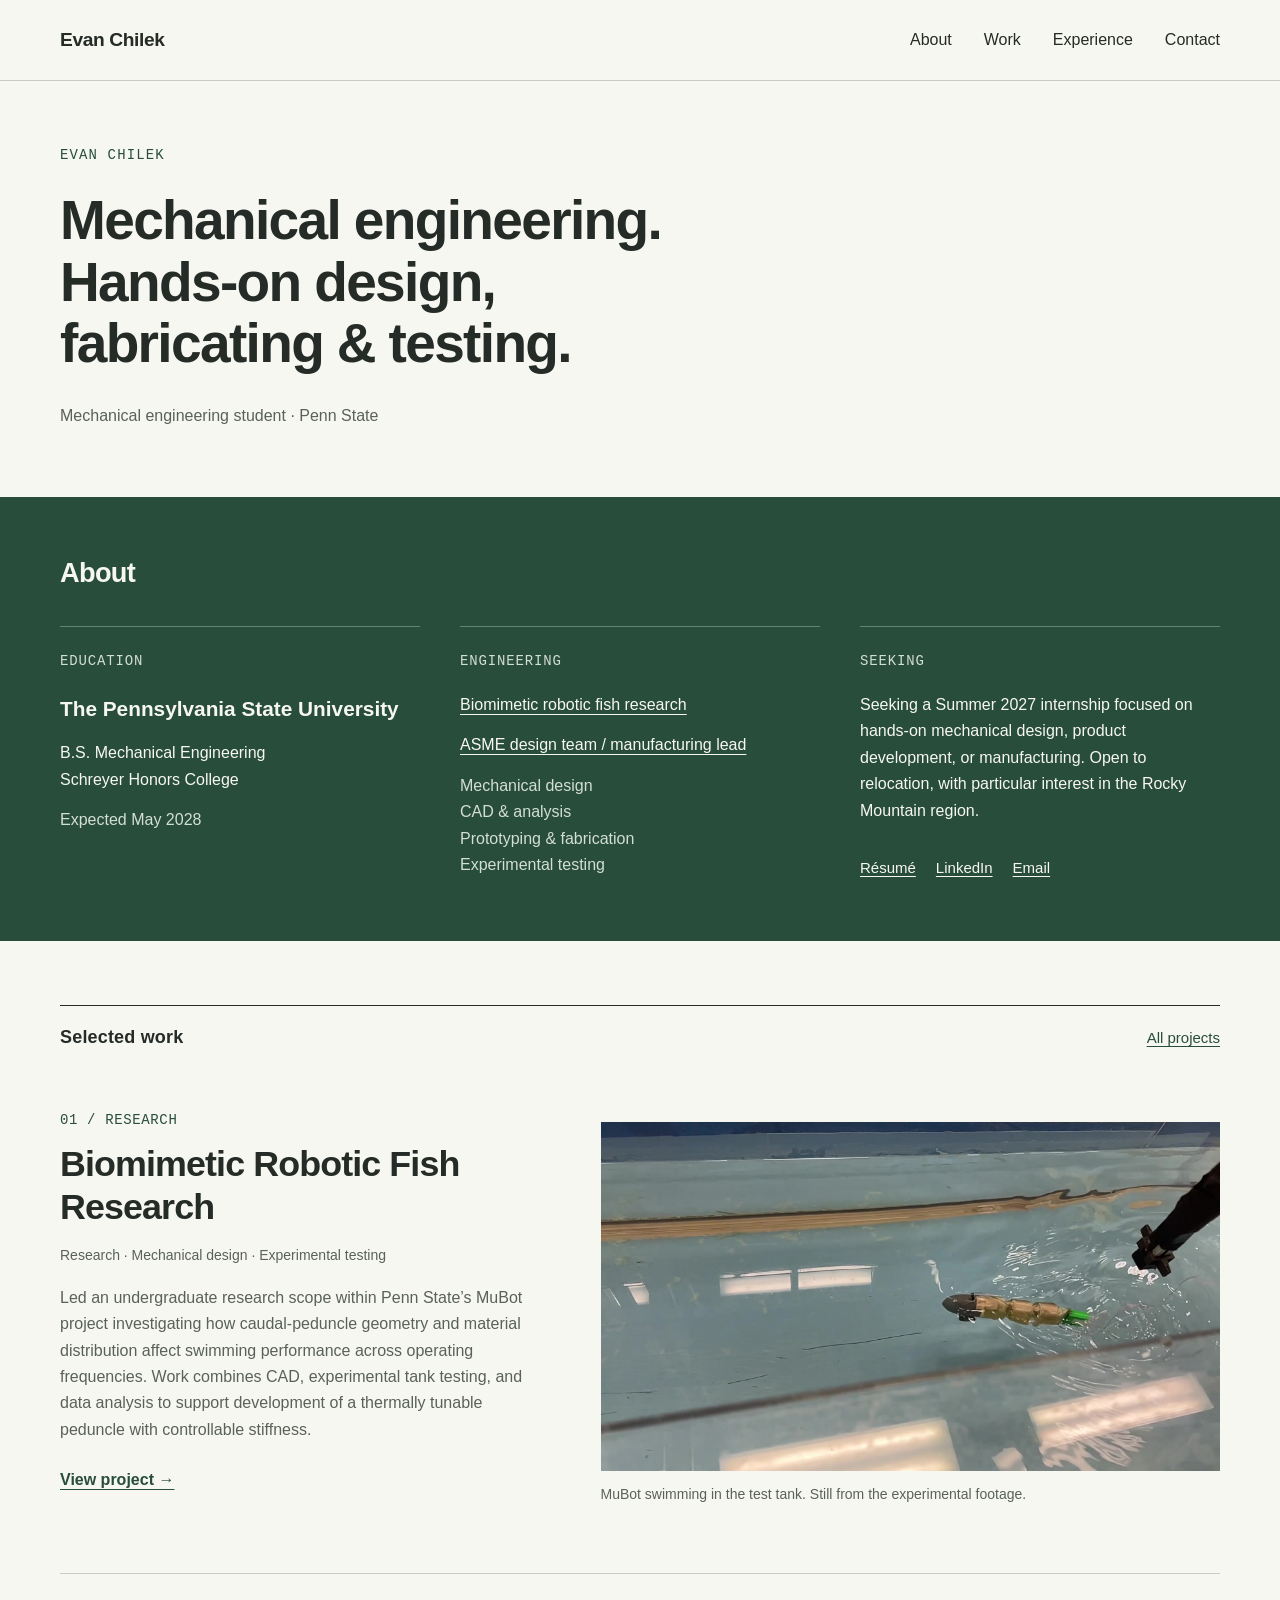
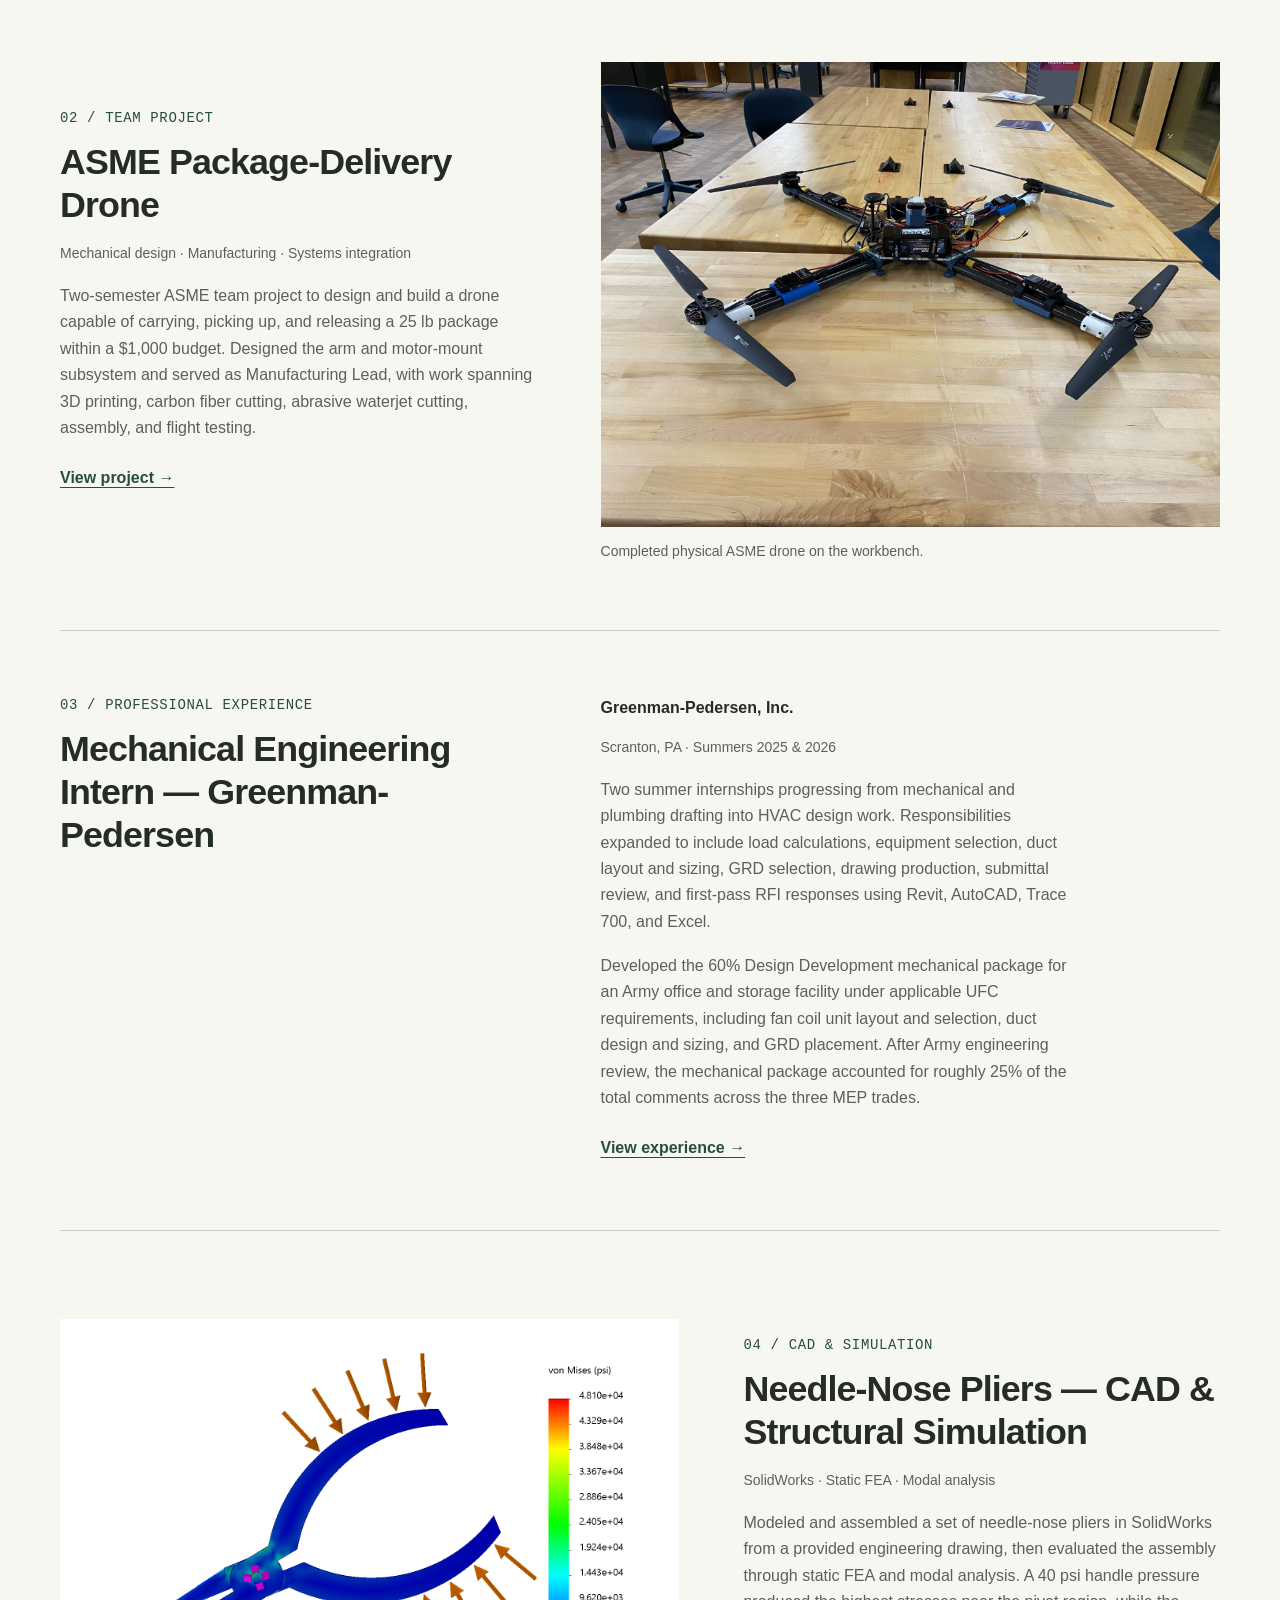
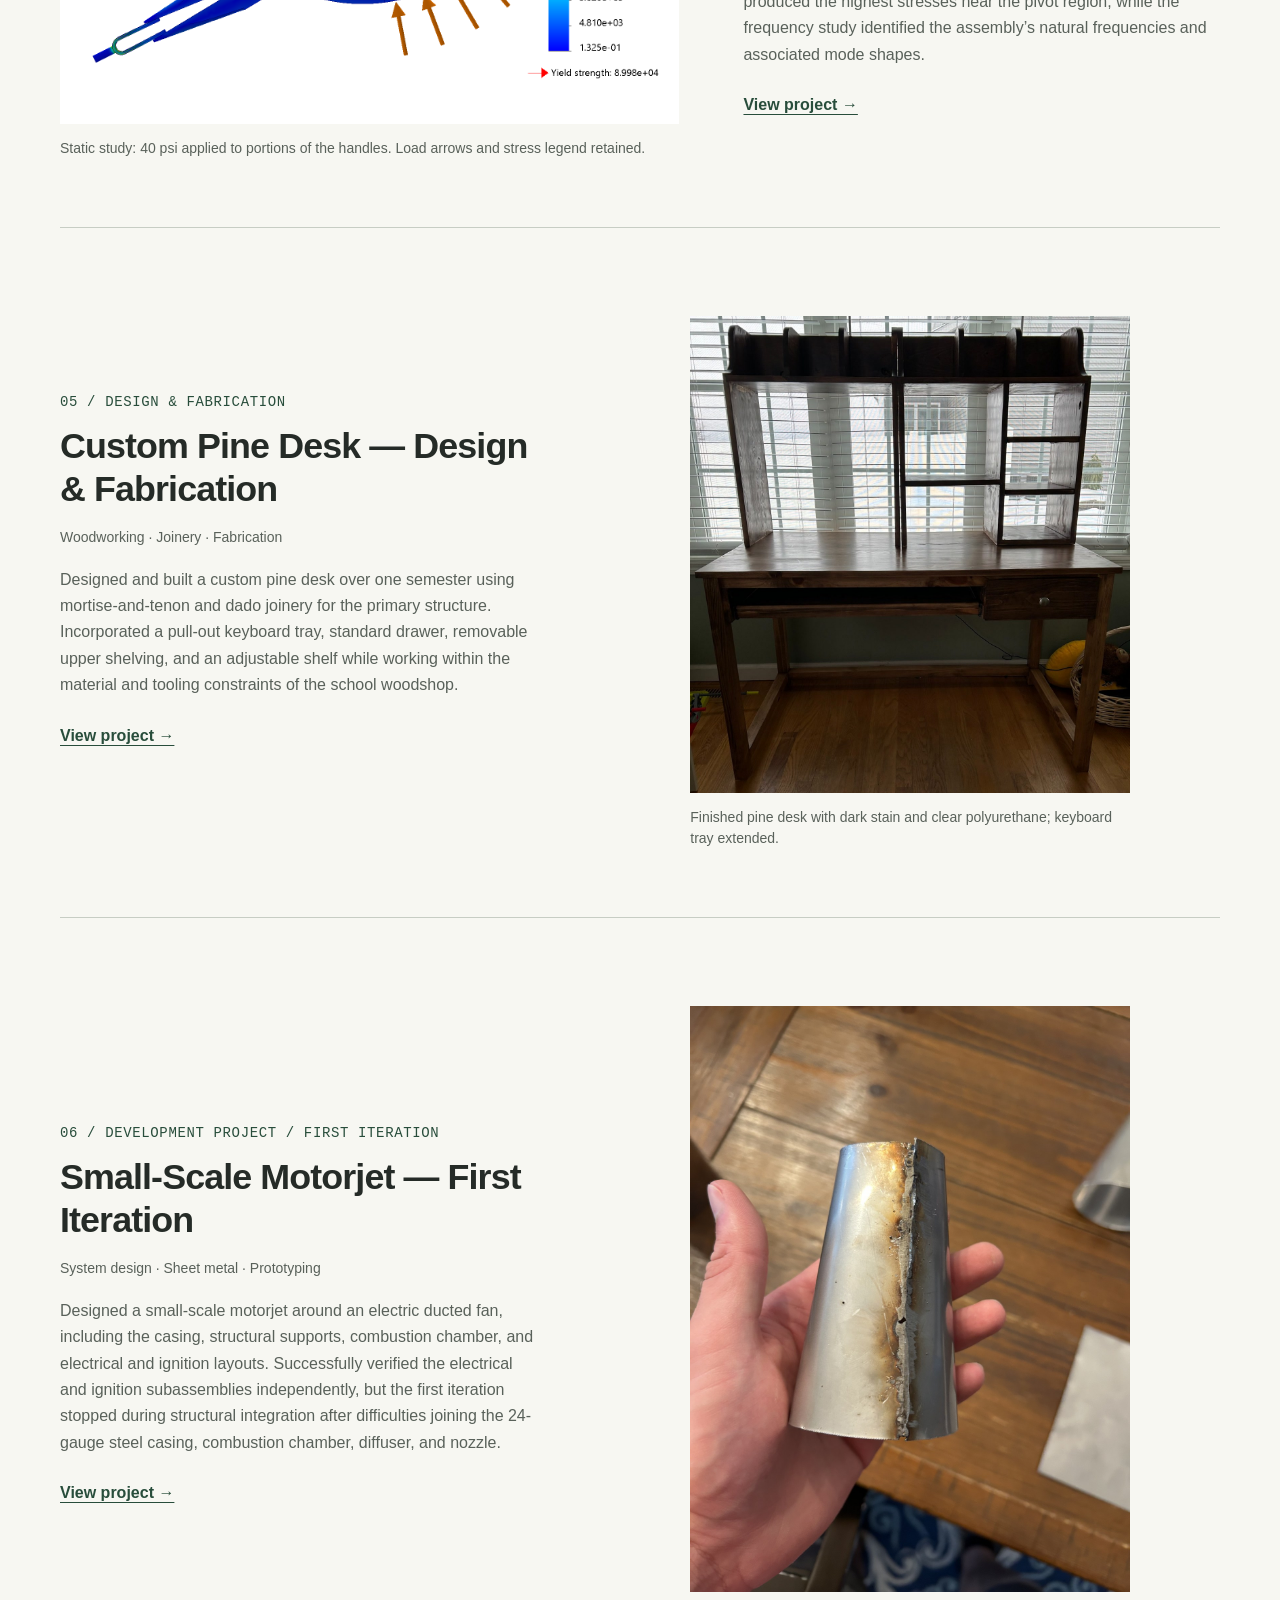
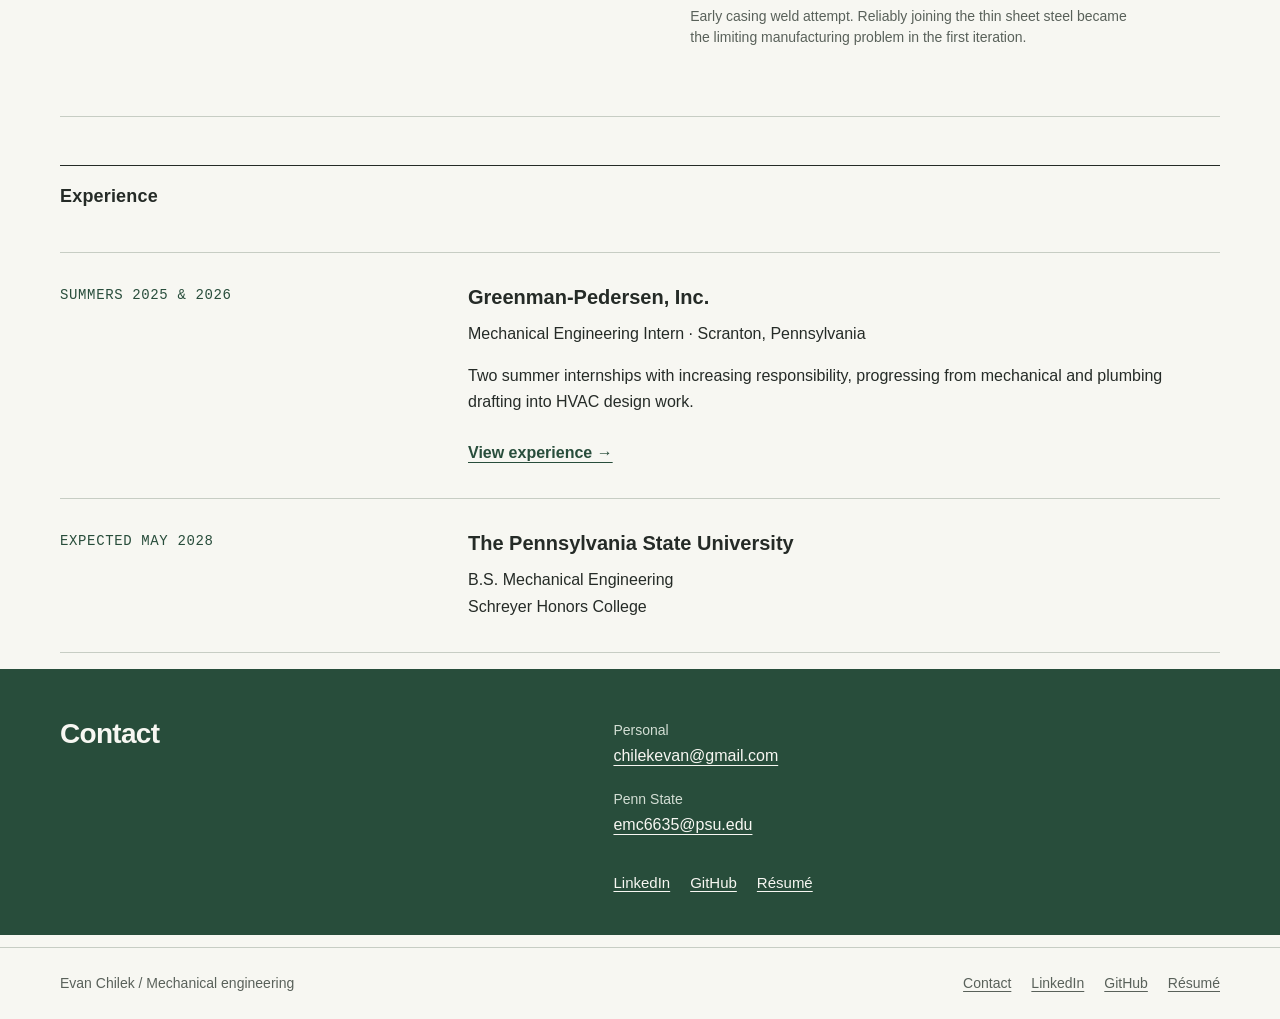
<file: index.html>
<!doctype html>
<html lang="en">
<head>
  <meta charset="utf-8">
  <meta name="viewport" content="width=device-width, initial-scale=1">
  <title>Mechanical Engineering Portfolio | Evan Chilek</title>
  <meta name="description" content="Evan Chilek’s mechanical engineering portfolio: research, design, fabrication, simulation, and testing.">
  <meta property="og:title" content="Mechanical Engineering Portfolio | Evan Chilek">
  <meta property="og:description" content="Evan Chilek’s mechanical engineering portfolio: research, design, fabrication, simulation, and testing.">
  <meta property="og:type" content="website">
  <link rel="icon" href="assets/favicon.svg" type="image/svg+xml">
  <link rel="stylesheet" href="css/styles.css">
</head>
<body>
  <a class="skip-link" href="#main">Skip to content</a>
  <!-- NAVIGATION: ordinary HTML, repeated on each page. Update every page when changing shared links. -->
  <header class="site-header">
    <div class="container header-inner">
      <a class="wordmark" href="index.html">Evan Chilek</a>
      <nav class="site-nav" aria-label="Main navigation">
        <a href="#about">About</a>
        <a href="#work">Work</a>
        <a href="#experience">Experience</a>
        <a href="#contact">Contact</a>
      </nav>
    </div>
  </header>
  <main id="main">
    <section class="hero container" aria-labelledby="intro-heading">
      <p class="eyebrow">Evan Chilek</p>
      <h1 id="intro-heading">Mechanical engineering.<br>Hands-on design,<br>fabricating & testing.</h1>
      <p class="intro">Mechanical engineering student · Penn State</p>
    </section>
    <!-- PROFILE: edit education, availability, and links here as they change. -->
    <section class="dark-band profile-band" id="about" aria-labelledby="profile-heading">
      <div class="container">
        <div class="profile-heading">
          <h2 id="profile-heading">About</h2>
        </div>
        <div class="profile-grid">
          <section aria-labelledby="education-heading">
            <h3 id="education-heading">Education</h3>
            <p class="profile-lead">The Pennsylvania State University</p>
            <p>B.S. Mechanical Engineering<br>Schreyer Honors College</p>
            <p class="profile-secondary">Expected May 2028</p>
          </section>
          <section aria-labelledby="engineering-heading">
            <h3 id="engineering-heading">Engineering</h3>
            <p><a href="projects/fish-research.html">Biomimetic robotic fish research</a></p>
            <p><a href="projects/asme-drone.html">ASME design team / manufacturing lead</a></p>
            <p class="profile-secondary">Mechanical design<br>CAD &amp; analysis<br>Prototyping &amp; fabrication<br>Experimental testing</p>
          </section>
          <section aria-labelledby="current-heading">
            <h3 id="current-heading">Seeking</h3>
            <p>Seeking a Summer 2027 internship focused on hands-on mechanical design, product development, or manufacturing. Open to relocation, with particular interest in the Rocky Mountain region.</p>
            <!-- PROFILE LINKS: keep these real contact details in sync with Contact below. -->
            <nav class="profile-links" aria-label="Profile links">
              <a href="assets/resume/Evan_Chilek_Resume.pdf" target="_blank" rel="noopener noreferrer">Résumé</a>
              <a href="https://www.linkedin.com/in/evan-chilek-202788325/" target="_blank" rel="noopener noreferrer">LinkedIn</a>
              <a href="mailto:chilekevan@gmail.com">Email</a>
            </nav>
          </section>
        </div>
      </div>
    </section>
    <section class="selected-work" id="work" aria-labelledby="work-heading">
    <div class="section-heading container"><h2 id="work-heading">Selected work</h2><a href="work.html">All projects</a></div>
    <!-- HOMEPAGE PROJECTS: copy one article to feature another project; update its number, text, image, and link. -->
<article class="container project split-project"><div>
      <p class="project-number">01 / Research</p>
      <h2><a href="projects/fish-research.html">Biomimetic Robotic Fish Research</a></h2>
      <p class="tags">Research · Mechanical design · Experimental testing</p>
      <p class="intro">Led an undergraduate research scope within Penn State’s MuBot project investigating how caudal-peduncle geometry and material distribution affect swimming performance across operating frequencies. Work combines CAD, experimental tank testing, and data analysis to support development of a thermally tunable peduncle with controllable stiffness.</p>
      <a class="project-link" href="projects/fish-research.html">View project →</a>
    </div><figure>
      <img src="assets/images/fish/fish-swimming-poster.jpg" alt="Physical MuBot robotic swimmer moving through the water tank, with ripples around its tail." width="1920" height="1080" decoding="async">
      <figcaption>MuBot swimming in the test tank. Still from the experimental footage.</figcaption>
    </figure></article><article class="container project split-project"><div><p class="project-number">02 / Team project</p><h2><a href="projects/asme-drone.html">ASME Package-Delivery Drone</a></h2><p class="tags">Mechanical design · Manufacturing · Systems integration</p><p class="intro">Two-semester ASME team project to design and build a drone capable of carrying, picking up, and releasing a 25 lb package within a $1,000 budget. Designed the arm and motor-mount subsystem and served as Manufacturing Lead, with work spanning 3D printing, carbon fiber cutting, abrasive waterjet cutting, assembly, and flight testing.</p><a class="project-link" href="projects/asme-drone.html">View project →</a></div><figure>
      <img src="assets/images/drone/drone-finished.jpg" alt="Completed four-arm ASME drone with propellers and exposed central electronics on a workbench." width="1800" height="1350" loading="lazy" decoding="async">
      <figcaption>Completed physical ASME drone on the workbench.</figcaption>
    </figure></article><!-- Professional work: use approved descriptions rather than an invented project image. -->
    <article class="container project split-project text-project" aria-labelledby="internship-heading">
      <div>
        <p class="project-number">03 / Professional experience</p>
        <h2 id="internship-heading"><a href="projects/greenman-pedersen.html">Mechanical Engineering Intern — Greenman-Pedersen</a></h2>
      </div>
      <div>
        <p><strong>Greenman-Pedersen, Inc.</strong></p>
        <p class="tags">Scranton, PA · Summers 2025 &amp; 2026</p>
        <p class="intro">Two summer internships progressing from mechanical and plumbing drafting into HVAC design work. Responsibilities expanded to include load calculations, equipment selection, duct layout and sizing, GRD selection, drawing production, submittal review, and first-pass RFI responses using Revit, AutoCAD, Trace 700, and Excel.</p><p class="intro">Developed the 60% Design Development mechanical package for an Army office and storage facility under applicable UFC requirements, including fan coil unit layout and selection, duct design and sizing, and GRD placement. After Army engineering review, the mechanical package accounted for roughly 25% of the total comments across the three MEP trades.</p>
        <a class="project-link" href="projects/greenman-pedersen.html">View experience →</a>
      </div>
    </article>
    <article class="container project split-project reverse"><div><p class="project-number">04 / CAD &amp; Simulation</p><h2><a href="projects/pliers.html">Needle-Nose Pliers — CAD &amp; Structural Simulation</a></h2><p class="tags">SolidWorks · Static FEA · Modal analysis</p><p class="intro">Modeled and assembled a set of needle-nose pliers in SolidWorks from a provided engineering drawing, then evaluated the assembly through static FEA and modal analysis. A 40 psi handle pressure produced the highest stresses near the pivot region, while the frequency study identified the assembly’s natural frequencies and associated mode shapes.</p><a class="project-link" href="projects/pliers.html">View project →</a></div><figure>
      <a href="assets/images/pliers/static-stress.png"><img src="assets/images/pliers/static-stress.png" alt="Needle-nose pliers von Mises stress contour with handle-load arrows, pivot-region stress concentration, and a legend reaching 48,100 psi." width="1570" height="1028" loading="lazy" decoding="async"></a>
      <figcaption>Static study: 40 psi applied to portions of the handles. Load arrows and stress legend retained.</figcaption>
    </figure></article><article class="container project split-project"><div><p class="project-number">05 / Design &amp; Fabrication</p><h2><a href="projects/desk.html">Custom Pine Desk — Design &amp; Fabrication</a></h2><p class="tags">Woodworking · Joinery · Fabrication</p><p class="intro">Designed and built a custom pine desk over one semester using mortise-and-tenon and dado joinery for the primary structure. Incorporated a pull-out keyboard tray, standard drawer, removable upper shelving, and an adjustable shelf while working within the material and tooling constraints of the school woodshop.</p><a class="project-link" href="projects/desk.html">View project →</a></div><!-- Homepage crop: x=0, y=60, width=1300, height=1410 from the original 1350 × 1800 photo. -->
    <figure class="home-desk-media">
      <a href="assets/images/desk/desk-finished.jpg"><img src="assets/images/desk/desk-finished-home.jpg" alt="Finished dark-stained pine desk with two upper shelving assemblies, an extended keyboard tray, a drawer, and lower frame rails." width="1300" height="1410" loading="lazy" decoding="async"></a>
      <figcaption>Finished pine desk with dark stain and clear polyurethane; keyboard tray extended.</figcaption>
    </figure></article><article class="container project split-project"><div><p class="project-number">06 / Development project / First iteration</p><h2><a href="projects/motorjet.html">Small-Scale Motorjet — First Iteration</a></h2><p class="tags">System design · Sheet metal · Prototyping</p><p class="intro">Designed a small-scale motorjet around an electric ducted fan, including the casing, structural supports, combustion chamber, and electrical and ignition layouts. Successfully verified the electrical and ignition subassemblies independently, but the first iteration stopped during structural integration after difficulties joining the 24-gauge steel casing, combustion chamber, diffuser, and nozzle.</p><a class="project-link" href="projects/motorjet.html">View project →</a></div><figure class="portrait-media">
      <a href="assets/images/motorjet/casing-weld-attempt.jpg"><img src="assets/images/motorjet/casing-weld-attempt.jpg" alt="Thin rolled steel casing held in one hand, with an irregular welded seam and visible heat discoloration." width="1350" height="1800" loading="lazy" decoding="async"></a>
      <figcaption>Early casing weld attempt. Reliably joining the thin sheet steel became the limiting manufacturing problem in the first iteration.</figcaption>
    </figure></article>
    </section>
    <!-- EXPERIENCE: concise history; full internship case study lives under projects/. -->
    <section class="experience-section container" id="experience" aria-labelledby="experience-heading">
      <div class="section-heading"><h2 id="experience-heading">Experience</h2></div>
      <article class="experience-row" aria-labelledby="gpi-heading">
        <div><p class="eyebrow">Summers 2025 &amp; 2026</p></div>
        <div>
          <h3 id="gpi-heading">Greenman-Pedersen, Inc.</h3>
          <p>Mechanical Engineering Intern · Scranton, Pennsylvania</p>
          <p>Two summer internships with increasing responsibility, progressing from mechanical and plumbing drafting into HVAC design work.</p>
          <a class="project-link" href="projects/greenman-pedersen.html">View experience →</a>
        </div>
      </article>
      <article class="experience-row" aria-labelledby="psu-heading">
        <div><p class="eyebrow">Expected May 2028</p></div>
        <div><h3 id="psu-heading">The Pennsylvania State University</h3><p>B.S. Mechanical Engineering<br>Schreyer Honors College</p></div>
      </article>
    </section>
    <section class="dark-band contact-band" id="contact" aria-labelledby="contact-heading">
      <div class="container contact-section">
        <div>
          <h2 id="contact-heading">Contact</h2>
        </div>
        <div>
          <p><span class="tags">Personal</span><br><a href="mailto:chilekevan@gmail.com">chilekevan@gmail.com</a></p>
          <p><span class="tags">Penn State</span><br><a href="mailto:emc6635@psu.edu">emc6635@psu.edu</a></p>
          <div class="profile-links" id="linkedin"><a href="https://www.linkedin.com/in/evan-chilek-202788325/" target="_blank" rel="noopener noreferrer">LinkedIn</a> <a href="https://github.com/echilek" target="_blank" rel="noopener noreferrer">GitHub</a> <a href="assets/resume/Evan_Chilek_Resume.pdf" target="_blank" rel="noopener noreferrer">Résumé</a></div>
        </div>
      </div>
    </section>
  </main>
  <footer class="site-footer">
    <div class="container footer-inner">
      <p>Evan Chilek <span class="tags"> / Mechanical engineering</span></p>
      <!-- CONTACT LINKS: keep these public profile URLs in sync across pages. -->
      <div class="footer-links"><a href="#contact">Contact</a><a href="https://www.linkedin.com/in/evan-chilek-202788325/" target="_blank" rel="noopener noreferrer">LinkedIn</a><a href="https://github.com/echilek" target="_blank" rel="noopener noreferrer">GitHub</a><a href="assets/resume/Evan_Chilek_Resume.pdf" target="_blank" rel="noopener noreferrer">Résumé</a></div>
    </div>
  </footer>
</body>
</html>
</file>
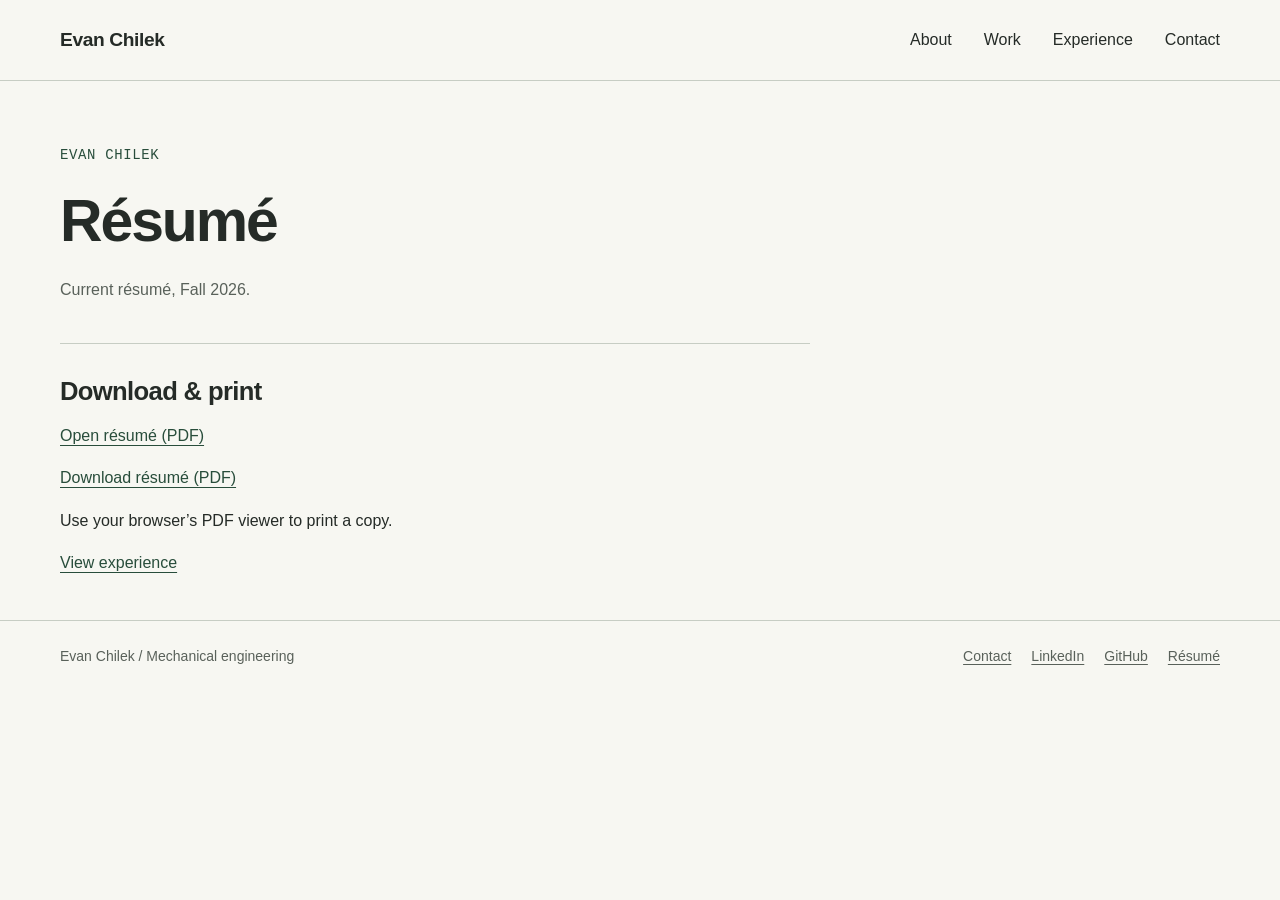
<file: resume.html>
<!doctype html>
<html lang="en">
<head>
  <meta charset="utf-8">
  <meta name="viewport" content="width=device-width, initial-scale=1">
  <title>Résumé | Evan Chilek</title>
  <meta name="description" content="Current résumé for Evan Chilek, available to view, download, and print.">
  <meta property="og:title" content="Résumé | Evan Chilek">
  <meta property="og:description" content="Current résumé for Evan Chilek, available to view, download, and print.">
  <meta property="og:type" content="website">
  <link rel="icon" href="assets/favicon.svg" type="image/svg+xml">
  <link rel="stylesheet" href="css/styles.css">
</head>
<body>
  <a class="skip-link" href="#main">Skip to content</a>
  <!-- NAVIGATION: ordinary HTML, repeated on each page. Update every page when changing shared links. -->
  <header class="site-header">
    <div class="container header-inner">
      <a class="wordmark" href="index.html">Evan Chilek</a>
      <nav class="site-nav" aria-label="Main navigation">
        <a href="index.html#about">About</a>
        <a href="index.html#work">Work</a>
        <a href="index.html#experience">Experience</a>
        <a href="index.html#contact">Contact</a>
      </nav>
    </div>
  </header>
  <main id="main" class="container">
<header class="page-heading"><p class="eyebrow">Evan Chilek</p><h1>Résumé</h1><p class="intro">Current résumé, Fall 2026.</p></header>
<section class="content-section prose"><h2>Download &amp; print</h2>
<p><a href="assets/resume/Evan_Chilek_Resume.pdf" target="_blank" rel="noopener noreferrer">Open résumé (PDF)</a></p>
<p><a href="assets/resume/Evan_Chilek_Resume.pdf" download>Download résumé (PDF)</a></p>
<p>Use your browser’s PDF viewer to print a copy.</p>
<p><a href="index.html#experience">View experience</a></p></section>
  </main>
  <footer class="site-footer">
    <div class="container footer-inner">
      <p>Evan Chilek <span class="tags"> / Mechanical engineering</span></p>
      <!-- CONTACT LINKS: keep these public profile URLs in sync across pages. -->
      <div class="footer-links"><a href="index.html#contact">Contact</a><a href="https://www.linkedin.com/in/evan-chilek-202788325/" target="_blank" rel="noopener noreferrer">LinkedIn</a><a href="https://github.com/echilek" target="_blank" rel="noopener noreferrer">GitHub</a><a href="assets/resume/Evan_Chilek_Resume.pdf" target="_blank" rel="noopener noreferrer">Résumé</a></div>
    </div>
  </footer>
</body>
</html>
</file>
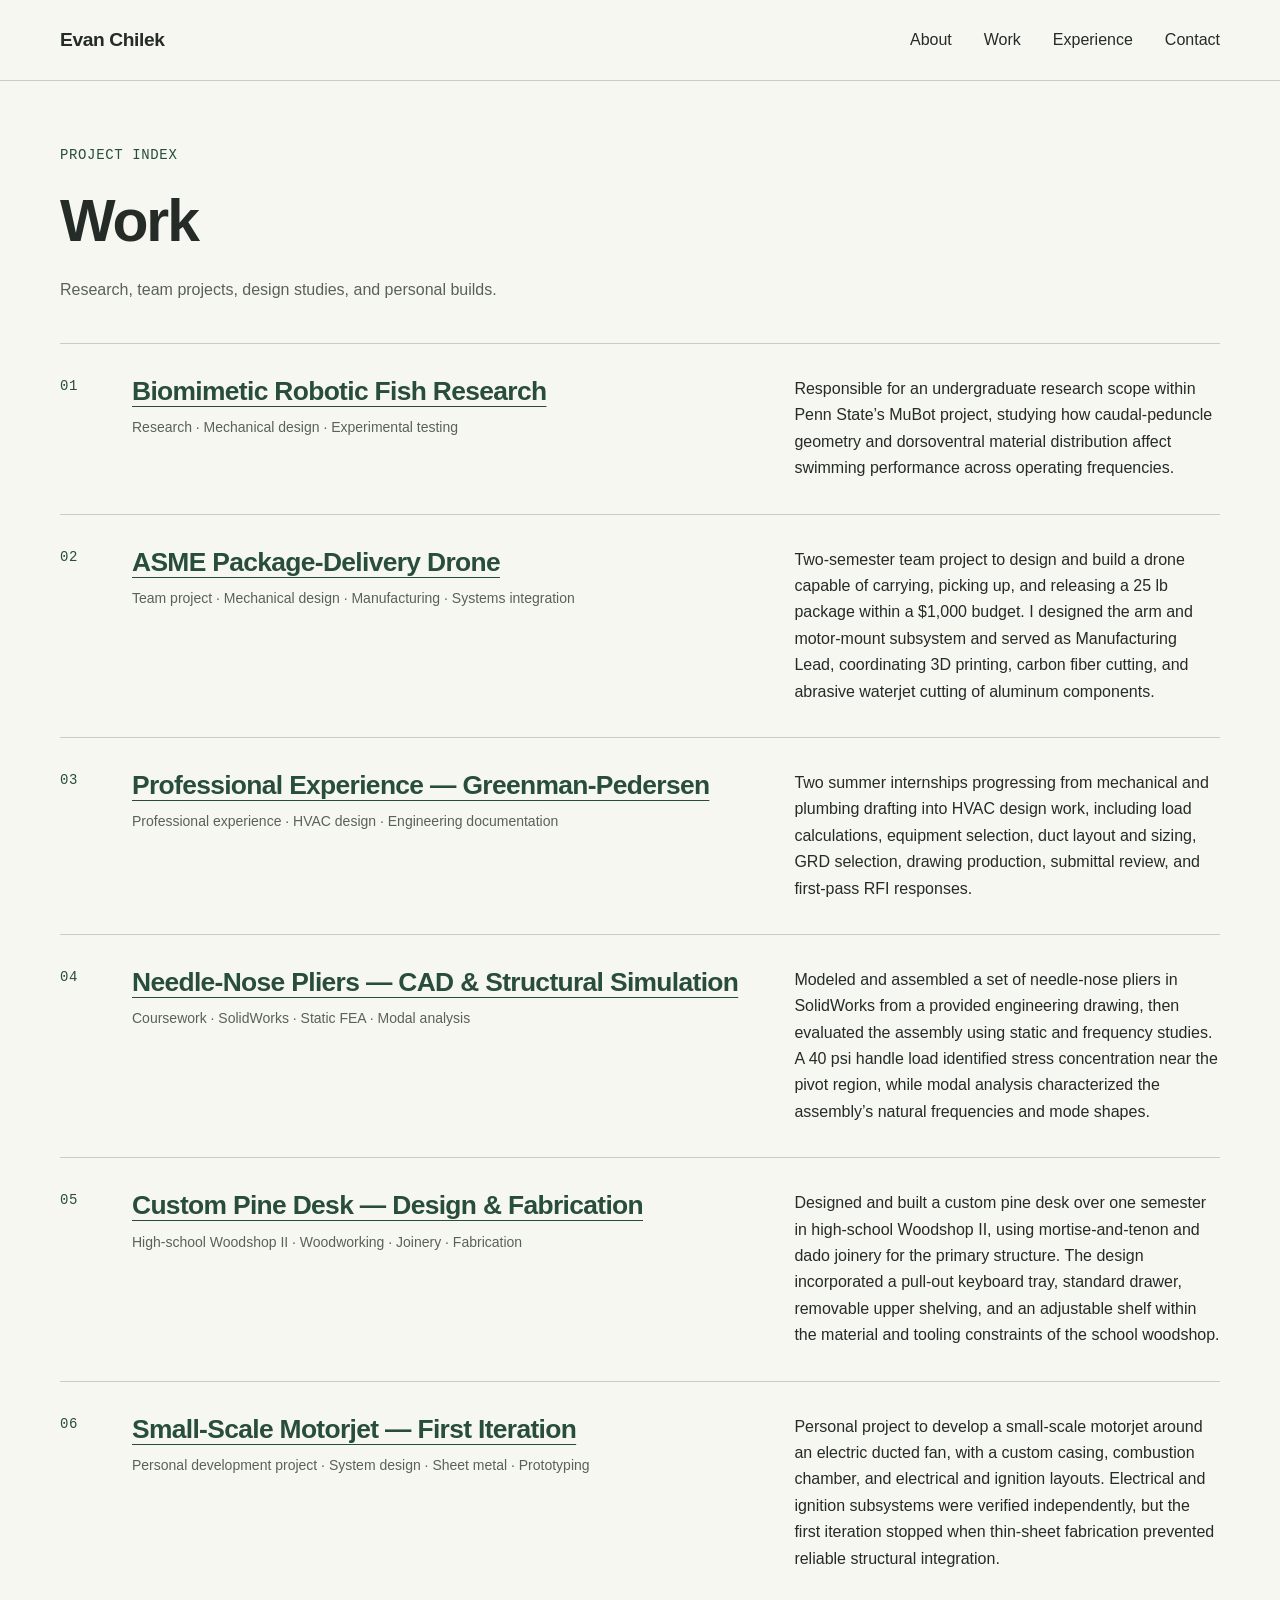
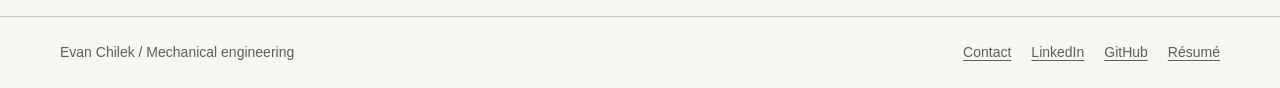
<file: work.html>
<!doctype html>
<html lang="en">
<head>
  <meta charset="utf-8">
  <meta name="viewport" content="width=device-width, initial-scale=1">
  <title>Work | Evan Chilek</title>
  <meta name="description" content="Engineering projects by Evan Chilek, from biomimetic research to physical fabrication.">
  <meta property="og:title" content="Work | Evan Chilek">
  <meta property="og:description" content="Engineering projects by Evan Chilek, from biomimetic research to physical fabrication.">
  <meta property="og:type" content="website">
  <link rel="icon" href="assets/favicon.svg" type="image/svg+xml">
  <link rel="stylesheet" href="css/styles.css">
</head>
<body>
  <a class="skip-link" href="#main">Skip to content</a>
  <!-- NAVIGATION: ordinary HTML, repeated on each page. Update every page when changing shared links. -->
  <header class="site-header">
    <div class="container header-inner">
      <a class="wordmark" href="index.html">Evan Chilek</a>
      <nav class="site-nav" aria-label="Main navigation">
        <a href="index.html#about">About</a>
        <a href="index.html#work">Work</a>
        <a href="index.html#experience">Experience</a>
        <a href="index.html#contact">Contact</a>
      </nav>
    </div>
  </header>
  <main id="main" class="container">
<header class="page-heading"><p class="eyebrow">Project index</p><h1>Work</h1><p class="intro">Research, team projects, design studies, and personal builds.</p></header><!-- WORK INDEX: duplicate a list item to add a project. --><ol class="project-index">
<li><span class="project-number">01</span><div><h2><a href="projects/fish-research.html">Biomimetic Robotic Fish Research</a></h2><p class="tags">Research · Mechanical design · Experimental testing</p></div><p>Responsible for an undergraduate research scope within Penn State’s MuBot project, studying how caudal-peduncle geometry and dorsoventral material distribution affect swimming performance across operating frequencies.</p></li>
<li><span class="project-number">02</span><div><h2><a href="projects/asme-drone.html">ASME Package-Delivery Drone</a></h2><p class="tags">Team project · Mechanical design · Manufacturing · Systems integration</p></div><p>Two-semester team project to design and build a drone capable of carrying, picking up, and releasing a 25 lb package within a $1,000 budget. I designed the arm and motor-mount subsystem and served as Manufacturing Lead, coordinating 3D printing, carbon fiber cutting, and abrasive waterjet cutting of aluminum components.</p></li>
<li><span class="project-number">03</span><div><h2><a href="projects/greenman-pedersen.html">Professional Experience — Greenman-Pedersen</a></h2><p class="tags">Professional experience · HVAC design · Engineering documentation</p></div><p>Two summer internships progressing from mechanical and plumbing drafting into HVAC design work, including load calculations, equipment selection, duct layout and sizing, GRD selection, drawing production, submittal review, and first-pass RFI responses.</p></li>
<li><span class="project-number">04</span><div><h2><a href="projects/pliers.html">Needle-Nose Pliers — CAD &amp; Structural Simulation</a></h2><p class="tags">Coursework · SolidWorks · Static FEA · Modal analysis</p></div><p>Modeled and assembled a set of needle-nose pliers in SolidWorks from a provided engineering drawing, then evaluated the assembly using static and frequency studies. A 40 psi handle load identified stress concentration near the pivot region, while modal analysis characterized the assembly’s natural frequencies and mode shapes.</p></li>
<li><span class="project-number">05</span><div><h2><a href="projects/desk.html">Custom Pine Desk — Design &amp; Fabrication</a></h2><p class="tags">High-school Woodshop II · Woodworking · Joinery · Fabrication</p></div><p>Designed and built a custom pine desk over one semester in high-school Woodshop II, using mortise-and-tenon and dado joinery for the primary structure. The design incorporated a pull-out keyboard tray, standard drawer, removable upper shelving, and an adjustable shelf within the material and tooling constraints of the school woodshop.</p></li>
<li><span class="project-number">06</span><div><h2><a href="projects/motorjet.html">Small-Scale Motorjet — First Iteration</a></h2><p class="tags">Personal development project · System design · Sheet metal · Prototyping</p></div><p>Personal project to develop a small-scale motorjet around an electric ducted fan, with a custom casing, combustion chamber, and electrical and ignition layouts. Electrical and ignition subsystems were verified independently, but the first iteration stopped when thin-sheet fabrication prevented reliable structural integration.</p></li>
</ol>
  </main>
  <footer class="site-footer">
    <div class="container footer-inner">
      <p>Evan Chilek <span class="tags"> / Mechanical engineering</span></p>
      <!-- CONTACT LINKS: keep these public profile URLs in sync across pages. -->
      <div class="footer-links"><a href="index.html#contact">Contact</a><a href="https://www.linkedin.com/in/evan-chilek-202788325/" target="_blank" rel="noopener noreferrer">LinkedIn</a><a href="https://github.com/echilek" target="_blank" rel="noopener noreferrer">GitHub</a><a href="assets/resume/Evan_Chilek_Resume.pdf" target="_blank" rel="noopener noreferrer">Résumé</a></div>
    </div>
  </footer>
</body>
</html>
</file>
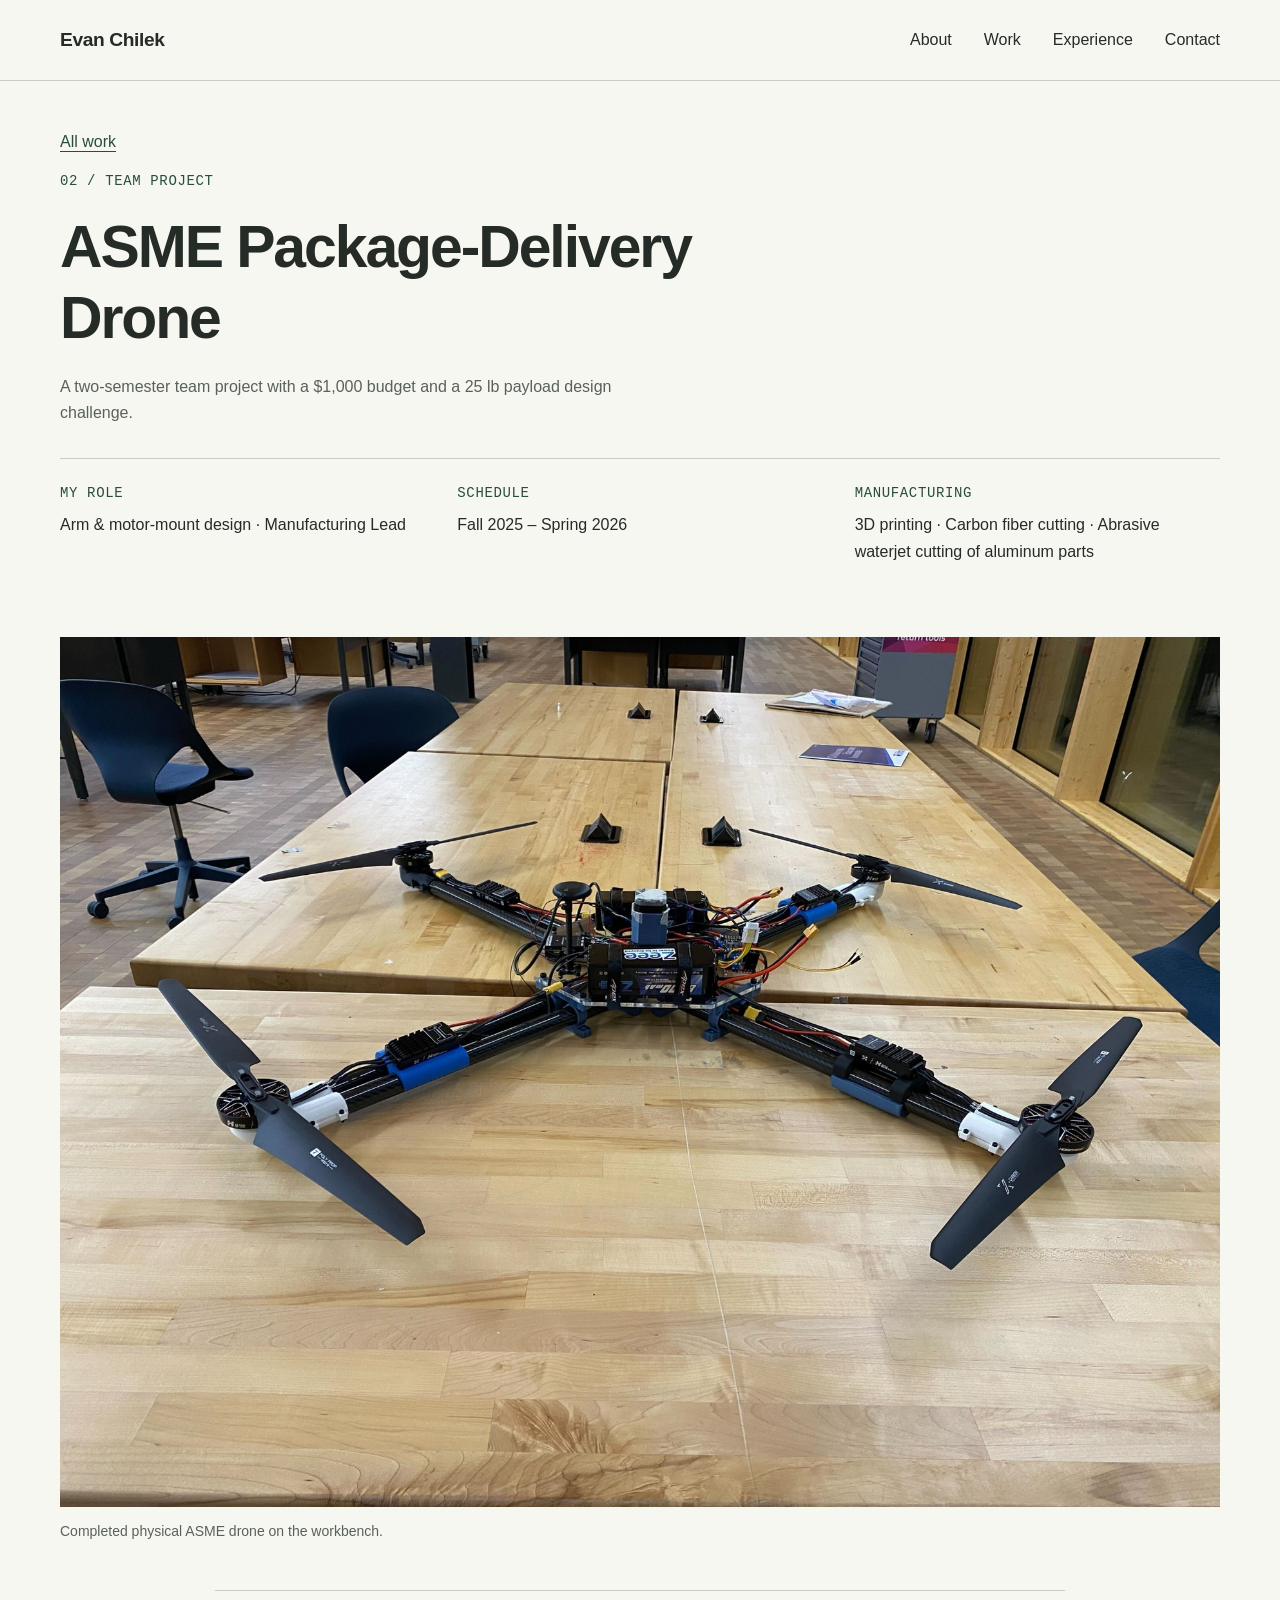
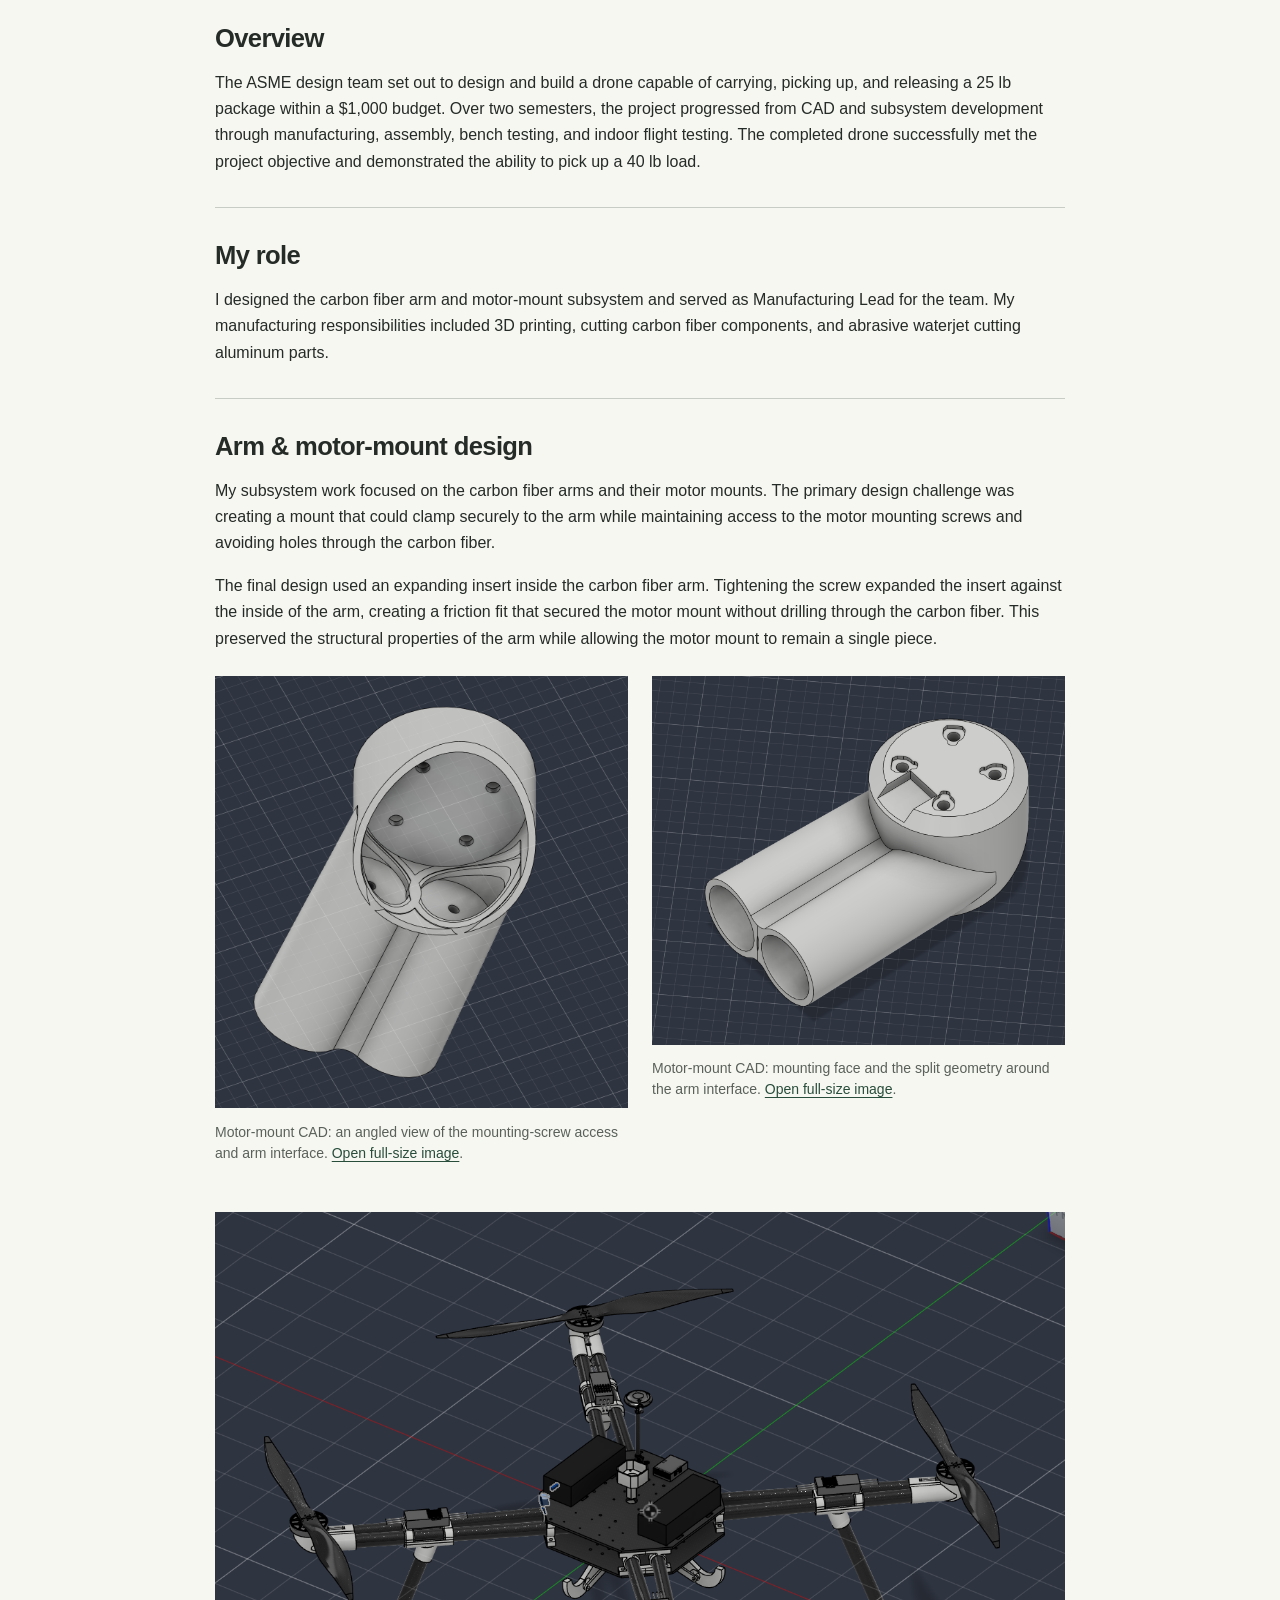
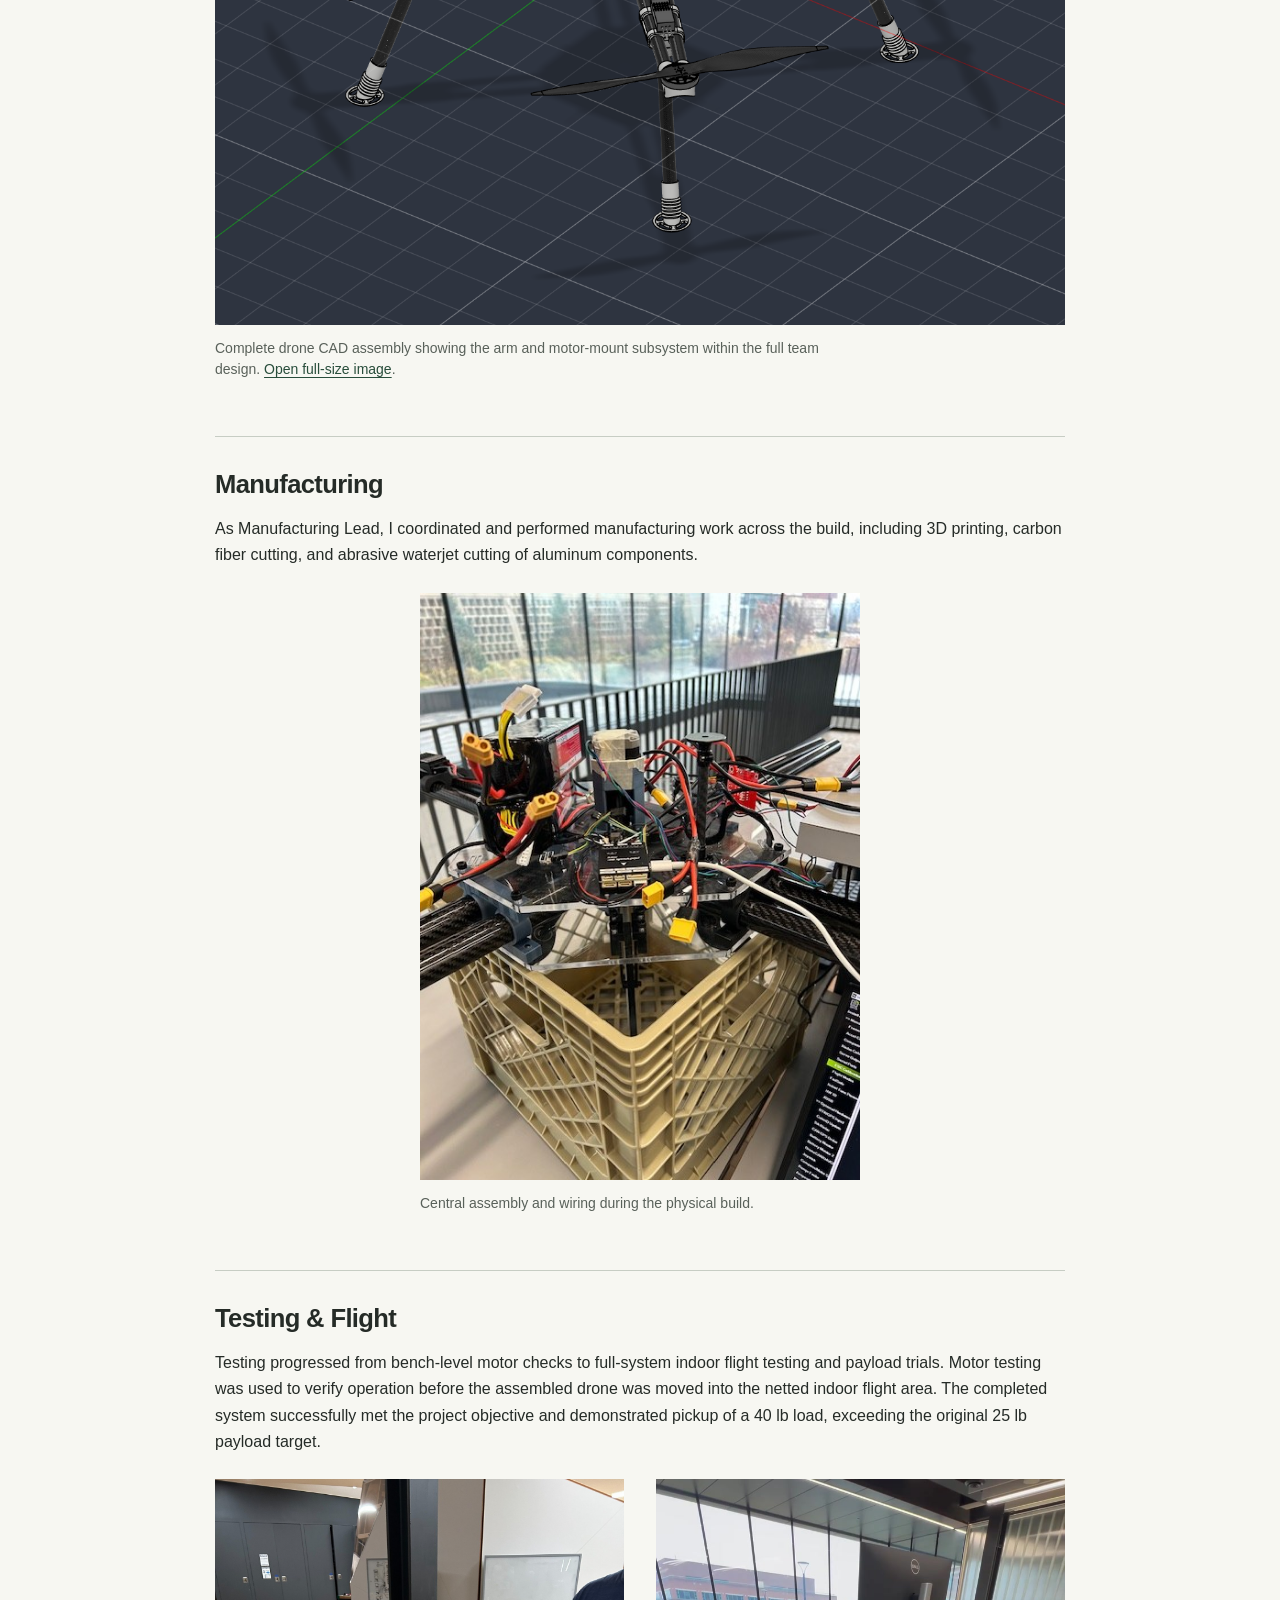
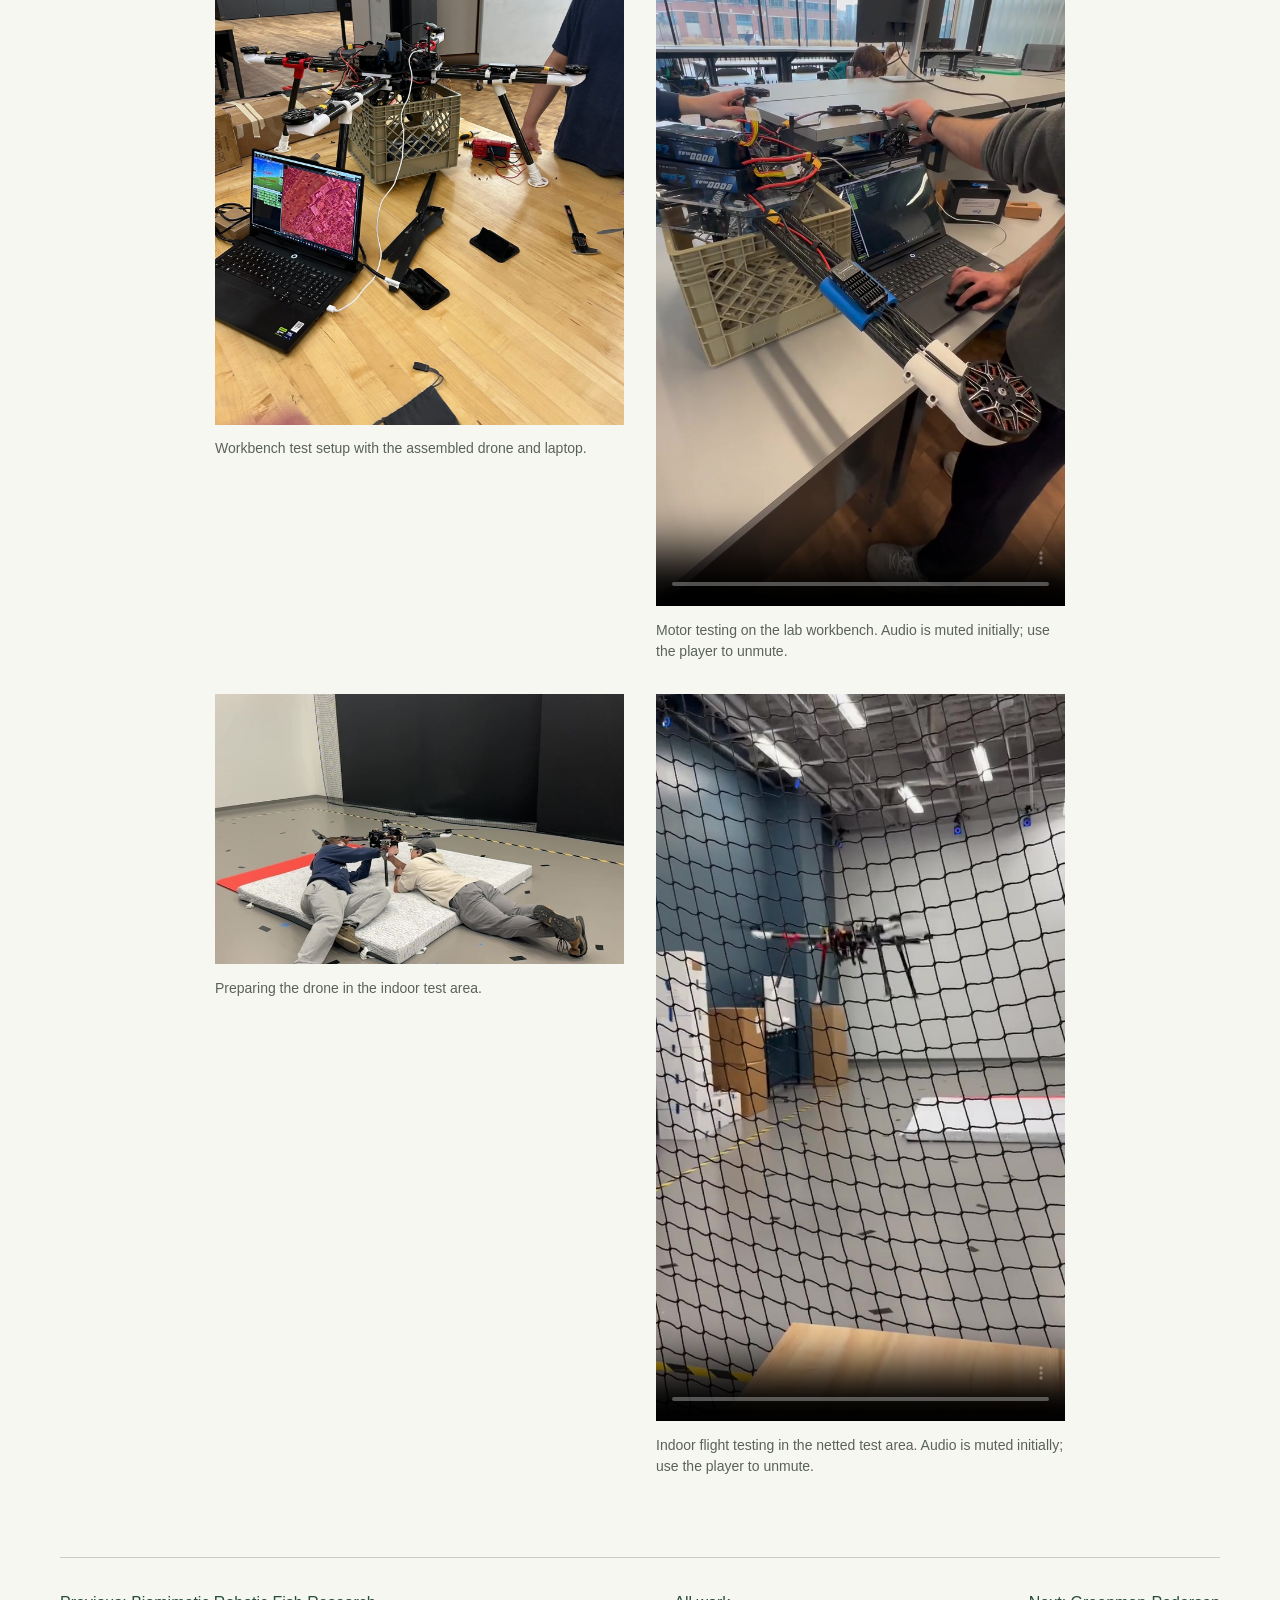
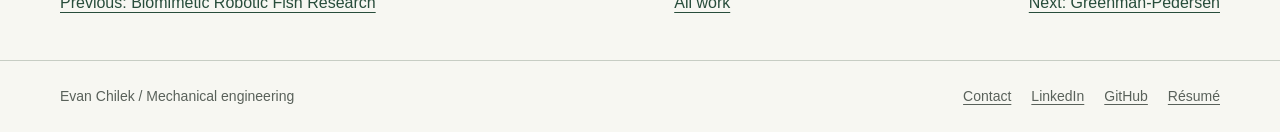
<file: projects/asme-drone.html>
<!doctype html>
<html lang="en">
<head>
  <meta charset="utf-8">
  <meta name="viewport" content="width=device-width, initial-scale=1">
  <title>ASME Package-Delivery Drone | Evan Chilek</title>
  <meta name="description" content="Evan Chilek’s arm and motor-mount design and Manufacturing Lead responsibilities in a two-semester ASME drone project with a $1,000 team budget.">
  <meta property="og:title" content="ASME Package-Delivery Drone | Evan Chilek">
  <meta property="og:description" content="Evan Chilek’s arm and motor-mount design and Manufacturing Lead responsibilities in a two-semester ASME drone project with a $1,000 team budget.">
  <meta property="og:type" content="website">
  <link rel="icon" href="../assets/favicon.svg" type="image/svg+xml">
  <link rel="stylesheet" href="../css/styles.css">
</head>
<body>
  <a class="skip-link" href="#main">Skip to content</a>
  <!-- NAVIGATION: ordinary HTML, repeated on each page. Update every page when changing shared links. -->
  <header class="site-header">
    <div class="container header-inner">
      <a class="wordmark" href="../index.html">Evan Chilek</a>
      <nav class="site-nav" aria-label="Main navigation">
        <a href="../index.html#about">About</a>
        <a href="../index.html#work">Work</a>
        <a href="../index.html#experience">Experience</a>
        <a href="../index.html#contact">Contact</a>
      </nav>
    </div>
  </header>
  <main id="main" class="container">
    <header class="page-heading">
      <a href="../work.html">All work</a>
      <p class="eyebrow">02 / Team project</p>
      <h1>ASME Package-Delivery Drone</h1>
      <p class="intro">A two-semester team project with a $1,000 budget and a 25 lb payload design challenge.</p>
      <dl class="metadata">
        <div><dt>My role</dt><dd>Arm &amp; motor-mount design · Manufacturing Lead</dd></div>
        <div><dt>Schedule</dt><dd>Fall 2025 – Spring 2026</dd></div>
        <div><dt>Manufacturing</dt><dd>3D printing · Carbon fiber cutting · Abrasive waterjet cutting of aluminum parts</dd></div>
      </dl>
    </header>
    <figure>
      <img src="../assets/images/drone/drone-finished.jpg" alt="Completed four-arm ASME drone with propellers and exposed central electronics on a workbench." width="1800" height="1350" decoding="async">
      <figcaption>Completed physical ASME drone on the workbench.</figcaption>
    </figure>
    <div class="project-body">
      <section class="content-section"><h2>Overview</h2>
        <p>The ASME design team set out to design and build a drone capable of carrying, picking up, and releasing a 25 lb package within a $1,000 budget. Over two semesters, the project progressed from CAD and subsystem development through manufacturing, assembly, bench testing, and indoor flight testing. The completed drone successfully met the project objective and demonstrated the ability to pick up a 40 lb load.</p>
      </section>
      <section class="content-section"><h2>My role</h2>
        <p>I designed the carbon fiber arm and motor-mount subsystem and served as Manufacturing Lead for the team. My manufacturing responsibilities included 3D printing, cutting carbon fiber components, and abrasive waterjet cutting aluminum parts.</p>
      </section>
      <section class="content-section"><h2>Arm &amp; motor-mount design</h2>
        <p>My subsystem work focused on the carbon fiber arms and their motor mounts. The primary design challenge was creating a mount that could clamp securely to the arm while maintaining access to the motor mounting screws and avoiding holes through the carbon fiber.</p>
        <p>The final design used an expanding insert inside the carbon fiber arm. Tightening the screw expanded the insert against the inside of the arm, creating a friction fit that secured the motor mount without drilling through the carbon fiber. This preserved the structural properties of the arm while allowing the motor mount to remain a single piece.</p>
        <div class="image-pair"><figure class="portrait-media">
      <a href="../assets/images/drone/motor-mount-cad-01.png" target="_blank" rel="noopener noreferrer" aria-label="Open full-size image: Angled CAD view into the motor mount, showing screw holes and the arm-clamping geometry."><img src="../assets/images/drone/motor-mount-cad-01.png" alt="Angled CAD view into the motor mount, showing screw holes and the arm-clamping geometry." width="1128" height="1180" loading="lazy" decoding="async"></a>
      <figcaption>Motor-mount CAD: an angled view of the mounting-screw access and arm interface. <a href="../assets/images/drone/motor-mount-cad-01.png" target="_blank" rel="noopener noreferrer">Open full-size image</a>.</figcaption>
    </figure><figure>
      <a href="../assets/images/drone/motor-mount-cad-02.png" target="_blank" rel="noopener noreferrer" aria-label="Open full-size image: Opposite CAD view of the motor mount, showing the mounting face and split arm interface."><img src="../assets/images/drone/motor-mount-cad-02.png" alt="Opposite CAD view of the motor mount, showing the mounting face and split arm interface." width="1286" height="1148" loading="lazy" decoding="async"></a>
      <figcaption>Motor-mount CAD: mounting face and the split geometry around the arm interface. <a href="../assets/images/drone/motor-mount-cad-02.png" target="_blank" rel="noopener noreferrer">Open full-size image</a>.</figcaption>
    </figure></div>
        <figure>
      <a href="../assets/images/drone/drone-assembly-cad.png" target="_blank" rel="noopener noreferrer" aria-label="Open full-size image: Full drone CAD assembly showing four arms, motors, propellers, central frame, and landing legs."><img src="../assets/images/drone/drone-assembly-cad.png" alt="Full drone CAD assembly showing four arms, motors, propellers, central frame, and landing legs." width="1230" height="1032" loading="lazy" decoding="async"></a>
      <figcaption>Complete drone CAD assembly showing the arm and motor-mount subsystem within the full team design. <a href="../assets/images/drone/drone-assembly-cad.png" target="_blank" rel="noopener noreferrer">Open full-size image</a>.</figcaption>
    </figure>
      </section>
      <section class="content-section"><h2>Manufacturing</h2>
        <p>As Manufacturing Lead, I coordinated and performed manufacturing work across the build, including 3D printing, carbon fiber cutting, and abrasive waterjet cutting of aluminum components.</p>
        <figure class="portrait-media">
      <img src="../assets/images/drone/drone-build-01.jpg" alt="Close view of the drone central assembly and wiring supported on a crate." width="480" height="640" loading="lazy" decoding="async">
      <figcaption>Central assembly and wiring during the physical build.</figcaption>
    </figure>
      </section>
      <section class="content-section"><h2>Testing &amp; Flight</h2>
        <p>Testing progressed from bench-level motor checks to full-system indoor flight testing and payload trials. Motor testing was used to verify operation before the assembled drone was moved into the netted indoor flight area. The completed system successfully met the project objective and demonstrated pickup of a 40 lb load, exceeding the original 25 lb payload target.</p>
        <div class="testing-grid">
        <figure class="portrait-media">
      <img src="../assets/images/drone/drone-testing-01.jpg" alt="Drone supported on a crate beside a laptop on a lab workbench." width="1350" height="1800" loading="lazy" decoding="async">
      <figcaption>Workbench test setup with the assembled drone and laptop.</figcaption>
    </figure>
        <figure class="portrait-media">
      <!-- Original audio is preserved; playback starts only when the visitor presses Play. -->
      <video controls playsinline muted preload="metadata" poster="../assets/images/drone/motor-test-poster.jpg"
             width="720" height="1280" aria-label="Drone motor-test footage">
        <source src="../assets/video/drone/motor-test.mp4" type="video/mp4">
        <p><a href="../assets/video/drone/motor-test.mp4">Download drone motor-test footage</a></p>
      </video>
      <figcaption>Motor testing on the lab workbench. Audio is muted initially; use the player to unmute.</figcaption>
    </figure>
        <figure>
      <img src="../assets/images/drone/drone-flight-preparation.jpg" alt="Team members working beneath the drone on padded mats in the indoor test area." width="1576" height="1041" loading="lazy" decoding="async">
      <figcaption>Preparing the drone in the indoor test area.</figcaption>
    </figure>
        <figure class="portrait-media">
      <!-- Original audio is preserved; playback starts only when the visitor presses Play. -->
      <video controls playsinline muted preload="metadata" poster="../assets/images/drone/drone-flight-poster.jpg"
             width="720" height="1280" aria-label="ASME drone flight-test footage">
        <source src="../assets/video/drone/drone-flight.mp4" type="video/mp4">
        <p><a href="../assets/video/drone/drone-flight.mp4">Download asme drone flight-test footage</a></p>
      </video>
      <figcaption>Indoor flight testing in the netted test area. Audio is muted initially; use the player to unmute.</figcaption>
    </figure>
        </div>
      </section>
    </div>
    <nav class="project-next" aria-label="Project navigation"><a href="fish-research.html">Previous: Biomimetic Robotic Fish Research</a><a href="../work.html">All work</a><a href="greenman-pedersen.html">Next: Greenman-Pedersen</a></nav>
  </main>
  <footer class="site-footer">
    <div class="container footer-inner">
      <p>Evan Chilek <span class="tags"> / Mechanical engineering</span></p>
      <!-- CONTACT LINKS: keep these public profile URLs in sync across pages. -->
      <div class="footer-links"><a href="../index.html#contact">Contact</a><a href="https://www.linkedin.com/in/evan-chilek-202788325/" target="_blank" rel="noopener noreferrer">LinkedIn</a><a href="https://github.com/echilek" target="_blank" rel="noopener noreferrer">GitHub</a><a href="../assets/resume/Evan_Chilek_Resume.pdf" target="_blank" rel="noopener noreferrer">Résumé</a></div>
    </div>
  </footer>
</body>
</html>
</file>
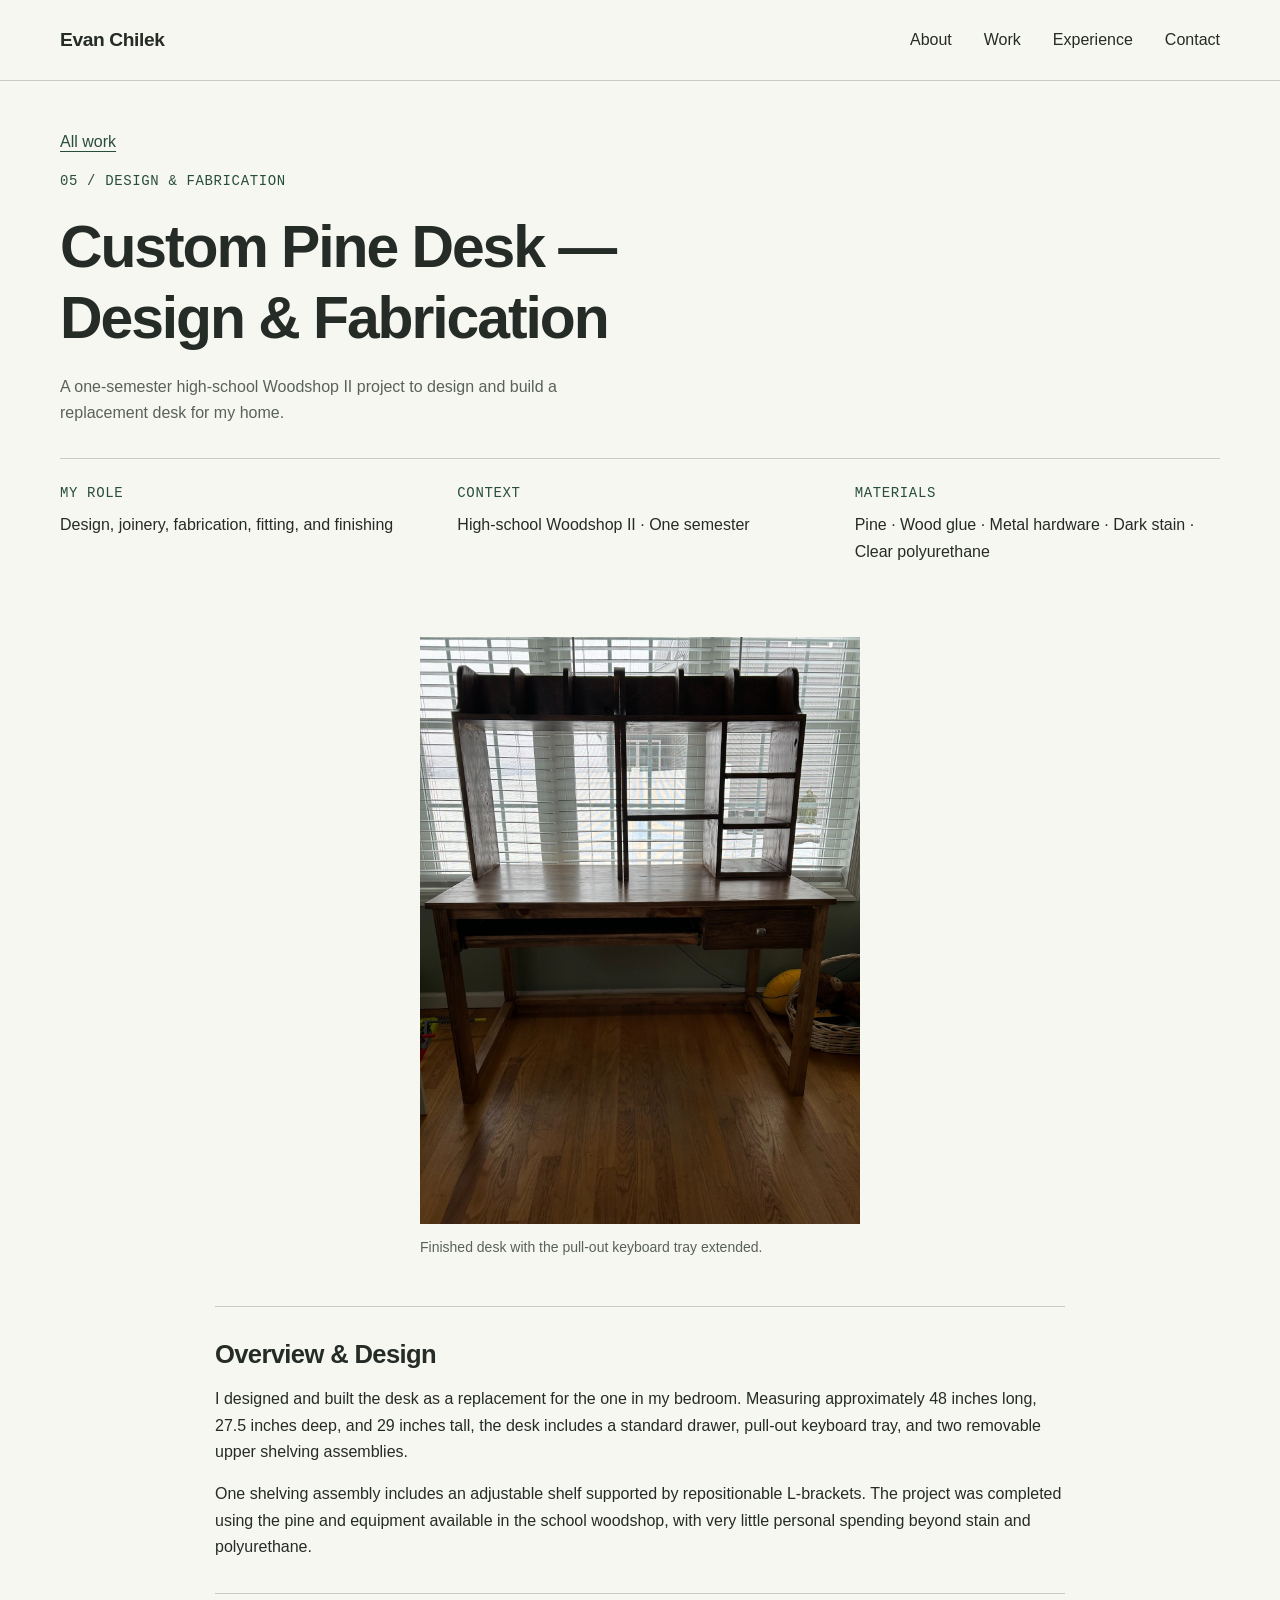
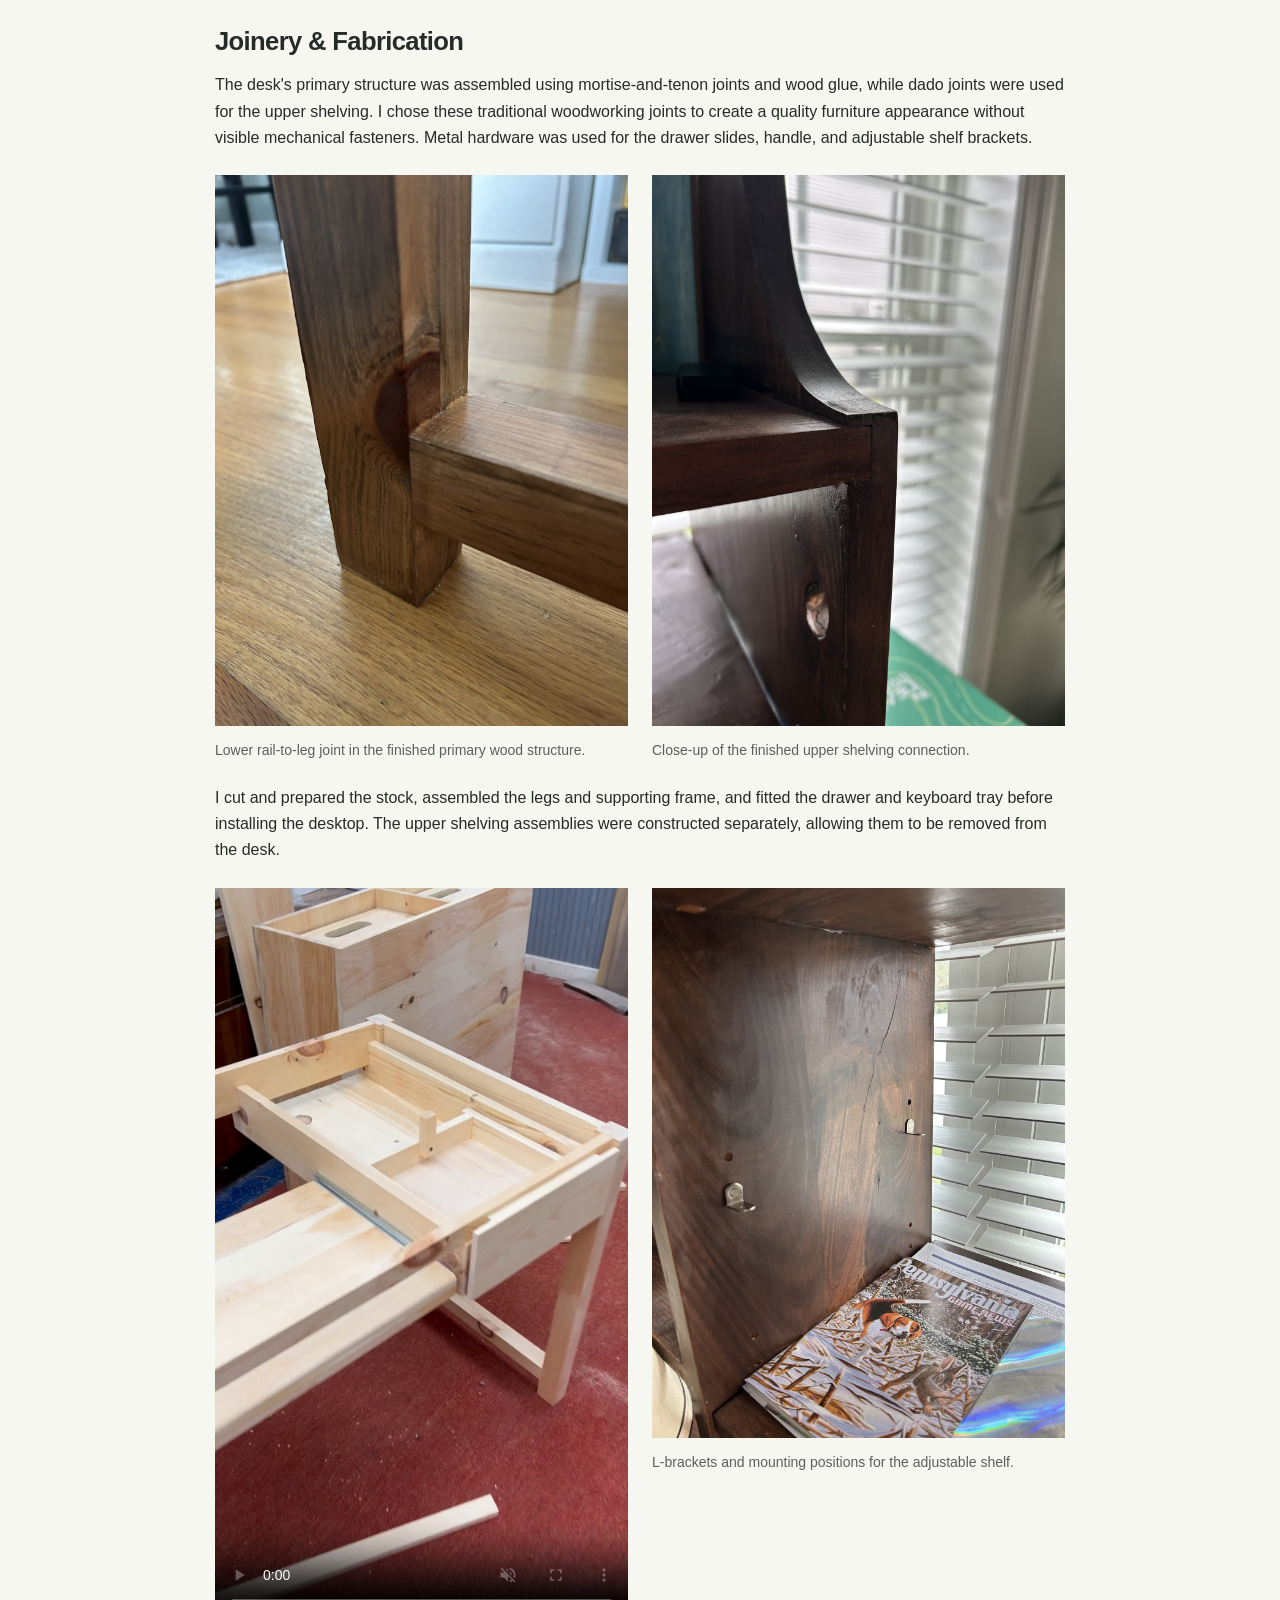
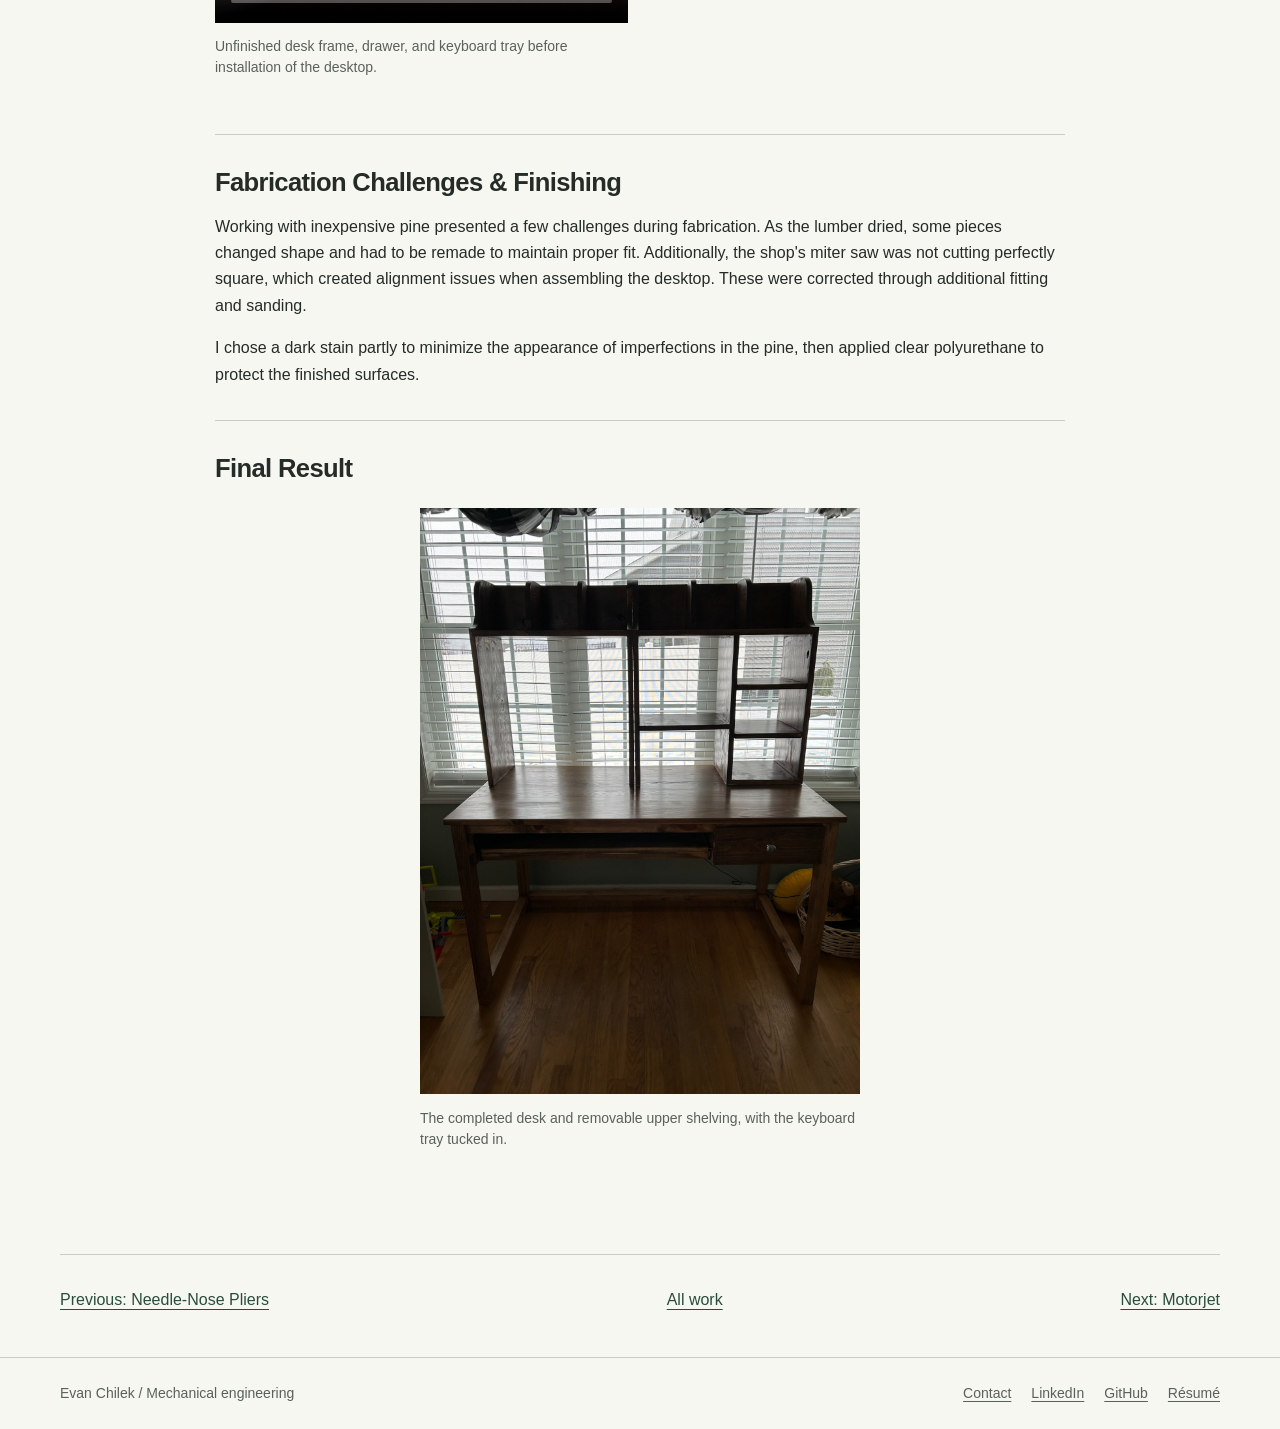
<file: projects/desk.html>
<!doctype html>
<html lang="en">
<head>
  <meta charset="utf-8">
  <meta name="viewport" content="width=device-width, initial-scale=1">
  <title>Custom Pine Desk — Design &amp; Fabrication | Evan Chilek</title>
  <meta name="description" content="A custom pine desk built in high-school Woodshop II using mortise-and-tenon and dado joinery, with a keyboard tray and removable shelving.">
  <meta property="og:title" content="Custom Pine Desk — Design &amp; Fabrication | Evan Chilek">
  <meta property="og:description" content="A custom pine desk built in high-school Woodshop II using mortise-and-tenon and dado joinery, with a keyboard tray and removable shelving.">
  <meta property="og:type" content="website">
  <link rel="icon" href="../assets/favicon.svg" type="image/svg+xml">
  <link rel="stylesheet" href="../css/styles.css">
</head>
<body>
  <a class="skip-link" href="#main">Skip to content</a>
  <!-- NAVIGATION: ordinary HTML, repeated on each page. Update every page when changing shared links. -->
  <header class="site-header">
    <div class="container header-inner">
      <a class="wordmark" href="../index.html">Evan Chilek</a>
      <nav class="site-nav" aria-label="Main navigation">
        <a href="../index.html#about">About</a>
        <a href="../index.html#work">Work</a>
        <a href="../index.html#experience">Experience</a>
        <a href="../index.html#contact">Contact</a>
      </nav>
    </div>
  </header>
  <main id="main" class="container">
    <header class="page-heading">
      <a href="../work.html">All work</a>
      <p class="eyebrow">05 / Design &amp; Fabrication</p>
      <h1>Custom Pine Desk — Design &amp; Fabrication</h1>
      <p class="intro">A one-semester high-school Woodshop II project to design and build a replacement desk for my home.</p>
      <dl class="metadata">
        <div><dt>My role</dt><dd>Design, joinery, fabrication, fitting, and finishing</dd></div>
        <div><dt>Context</dt><dd>High-school Woodshop II · One semester</dd></div>
        <div><dt>Materials</dt><dd>Pine · Wood glue · Metal hardware · Dark stain · Clear polyurethane</dd></div>
      </dl>
    </header>
    <figure class="portrait-media">
      <a href="../assets/images/desk/desk-finished.jpg"><img src="../assets/images/desk/desk-finished.jpg" alt="Finished dark-stained pine desk with two upper shelving assemblies, an extended keyboard tray, a drawer, and lower frame rails." width="1350" height="1800" decoding="async"></a>
      <figcaption>Finished desk with the pull-out keyboard tray extended.</figcaption>
    </figure>
    <!-- PROJECT CONTENT: photos document the actual build; originals remain in the source package. -->
    <div class="project-body">
      <section class="content-section"><h2>Overview &amp; Design</h2>
        <p>I designed and built the desk as a replacement for the one in my bedroom. Measuring approximately 48 inches long, 27.5 inches deep, and 29 inches tall, the desk includes a standard drawer, pull-out keyboard tray, and two removable upper shelving assemblies.</p>
        <p>One shelving assembly includes an adjustable shelf supported by repositionable L-brackets. The project was completed using the pine and equipment available in the school woodshop, with very little personal spending beyond stain and polyurethane.</p>
      </section>
      <section class="content-section"><h2>Joinery &amp; Fabrication</h2>
        <p>The desk's primary structure was assembled using mortise-and-tenon joints and wood glue, while dado joints were used for the upper shelving. I chose these traditional woodworking joints to create a quality furniture appearance without visible mechanical fasteners. Metal hardware was used for the drawer slides, handle, and adjustable shelf brackets.</p>
        <div class="image-pair">
          <figure>
      <a href="../assets/images/desk/leg-rail-joint.jpg"><img src="../assets/images/desk/leg-rail-joint.jpg" alt="Close-up of a finished pine lower rail joining the desk leg." width="1350" height="1800" loading="lazy" decoding="async"></a>
      <figcaption>Lower rail-to-leg joint in the finished primary wood structure.</figcaption>
    </figure>
          <figure>
      <a href="../assets/images/desk/shelving-joint.jpg"><img src="../assets/images/desk/shelving-joint.jpg" alt="Close-up of a horizontal shelf meeting a vertical pine shelving panel." width="1350" height="1800" loading="lazy" decoding="async"></a>
      <figcaption>Close-up of the finished upper shelving connection.</figcaption>
    </figure>
        </div>
        <p>I cut and prepared the stock, assembled the legs and supporting frame, and fitted the drawer and keyboard tray before installing the desktop. The upper shelving assemblies were constructed separately, allowing them to be removed from the desk.</p>
        <div class="image-pair">
          <figure>
      <video controls playsinline muted preload="metadata" poster="../assets/images/desk/unfinished-frame.jpg"
             width="1080" height="1920" aria-label="Unfinished desk build footage">
        <source src="../assets/video/desk/unfinished-desk.mp4" type="video/mp4">
        <p><a href="../assets/video/desk/unfinished-desk.mp4">Download unfinished desk build footage</a></p>
      </video>
      <figcaption>Unfinished desk frame, drawer, and keyboard tray before installation of the desktop.</figcaption>
    </figure>
          <figure>
      <a href="../assets/images/desk/adjustable-shelf-brackets.jpg"><img src="../assets/images/desk/adjustable-shelf-brackets.jpg" alt="Metal L-brackets and alternative mounting holes on the inside of a pine shelving panel." width="1350" height="1800" loading="lazy" decoding="async"></a>
      <figcaption>L-brackets and mounting positions for the adjustable shelf.</figcaption>
    </figure>
        </div>
      </section>
      <section class="content-section"><h2>Fabrication Challenges &amp; Finishing</h2>
        <p>Working with inexpensive pine presented a few challenges during fabrication. As the lumber dried, some pieces changed shape and had to be remade to maintain proper fit. Additionally, the shop's miter saw was not cutting perfectly square, which created alignment issues when assembling the desktop. These were corrected through additional fitting and sanding.</p>
        <p>I chose a dark stain partly to minimize the appearance of imperfections in the pine, then applied clear polyurethane to protect the finished surfaces.</p>
      </section>
      <section class="content-section"><h2>Final Result</h2>
        <figure class="portrait-media">
      <a href="../assets/images/desk/desk-finished-alternate.jpg"><img src="../assets/images/desk/desk-finished-alternate.jpg" alt="Finished pine desk with upper shelving, drawer, keyboard tray, and lower frame rails visible from the front." width="1350" height="1800" loading="lazy" decoding="async"></a>
      <figcaption>The completed desk and removable upper shelving, with the keyboard tray tucked in.</figcaption>
    </figure>
      </section>
    </div>
    <nav class="project-next" aria-label="Project navigation"><a href="pliers.html">Previous: Needle-Nose Pliers</a><a href="../work.html">All work</a><a href="motorjet.html">Next: Motorjet</a></nav>
  </main>
  <footer class="site-footer">
    <div class="container footer-inner">
      <p>Evan Chilek <span class="tags"> / Mechanical engineering</span></p>
      <!-- CONTACT LINKS: keep these public profile URLs in sync across pages. -->
      <div class="footer-links"><a href="../index.html#contact">Contact</a><a href="https://www.linkedin.com/in/evan-chilek-202788325/" target="_blank" rel="noopener noreferrer">LinkedIn</a><a href="https://github.com/echilek" target="_blank" rel="noopener noreferrer">GitHub</a><a href="../assets/resume/Evan_Chilek_Resume.pdf" target="_blank" rel="noopener noreferrer">Résumé</a></div>
    </div>
  </footer>
</body>
</html>
</file>
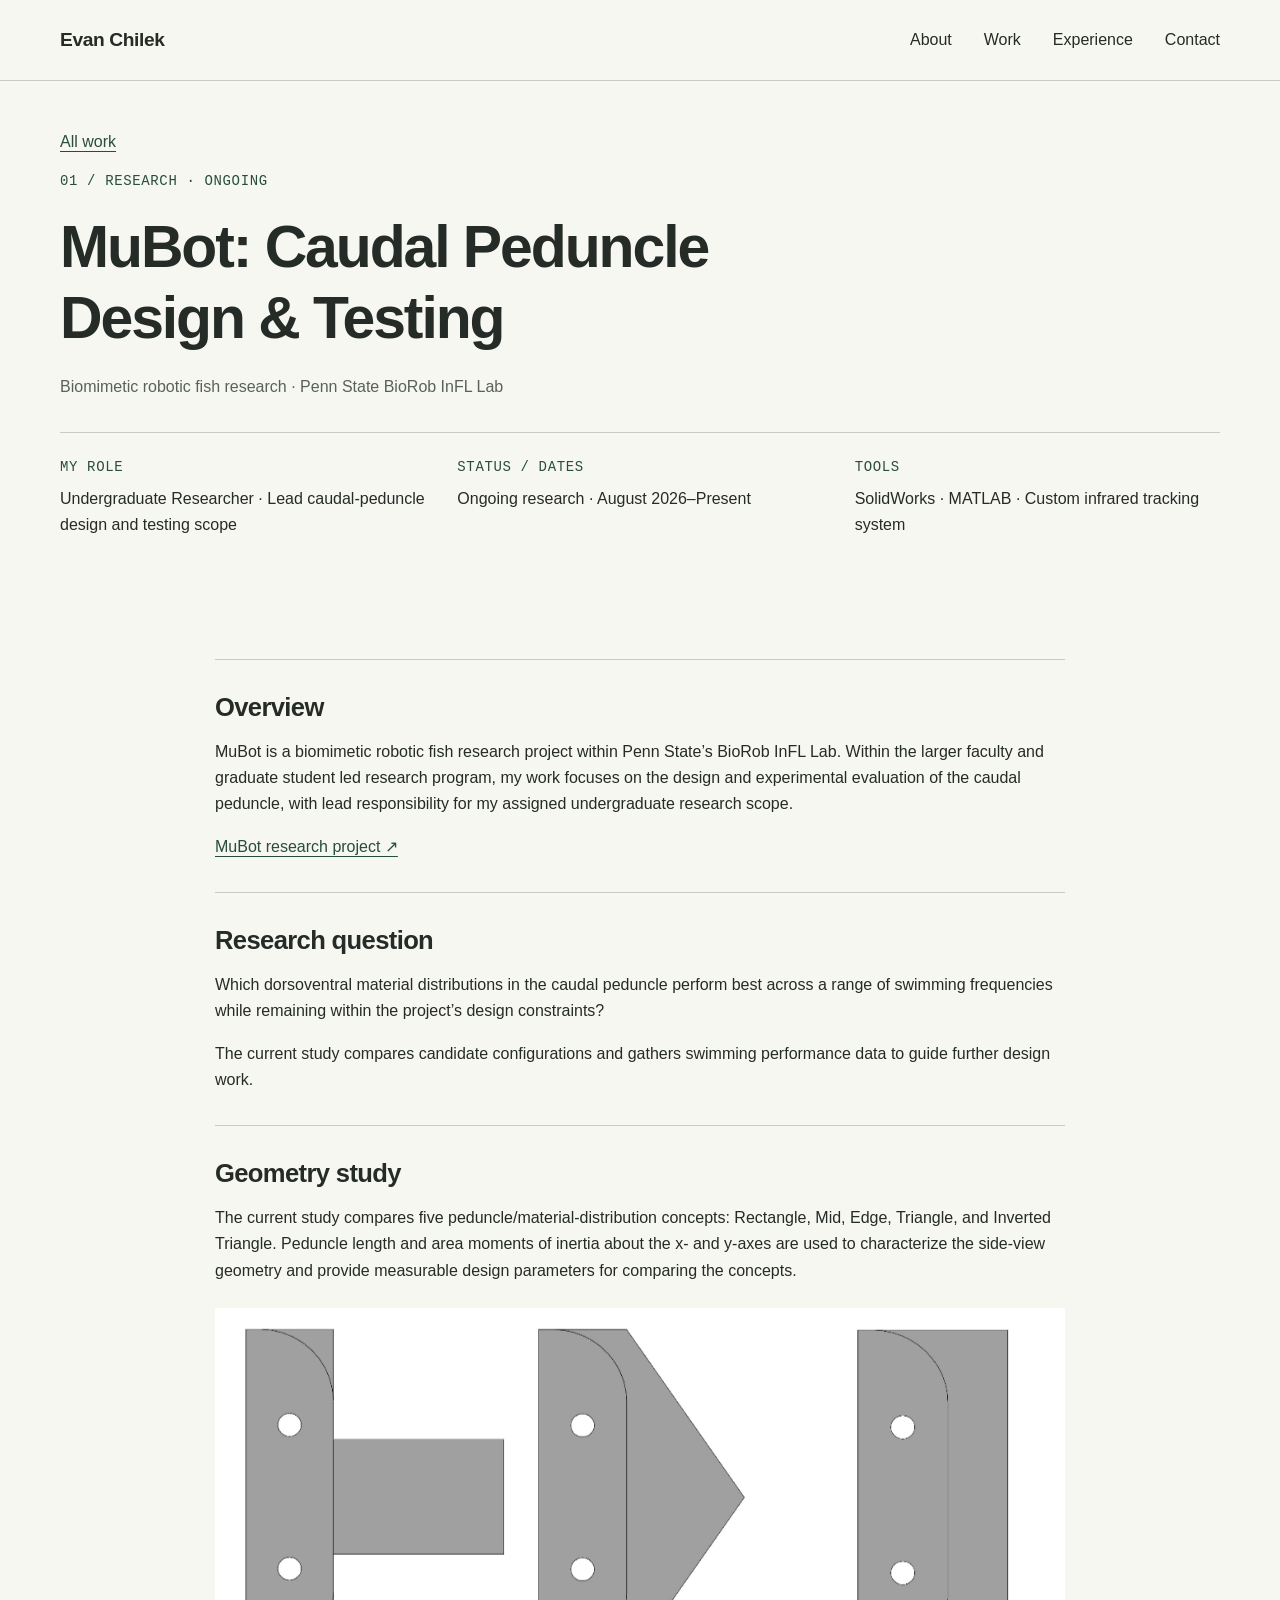
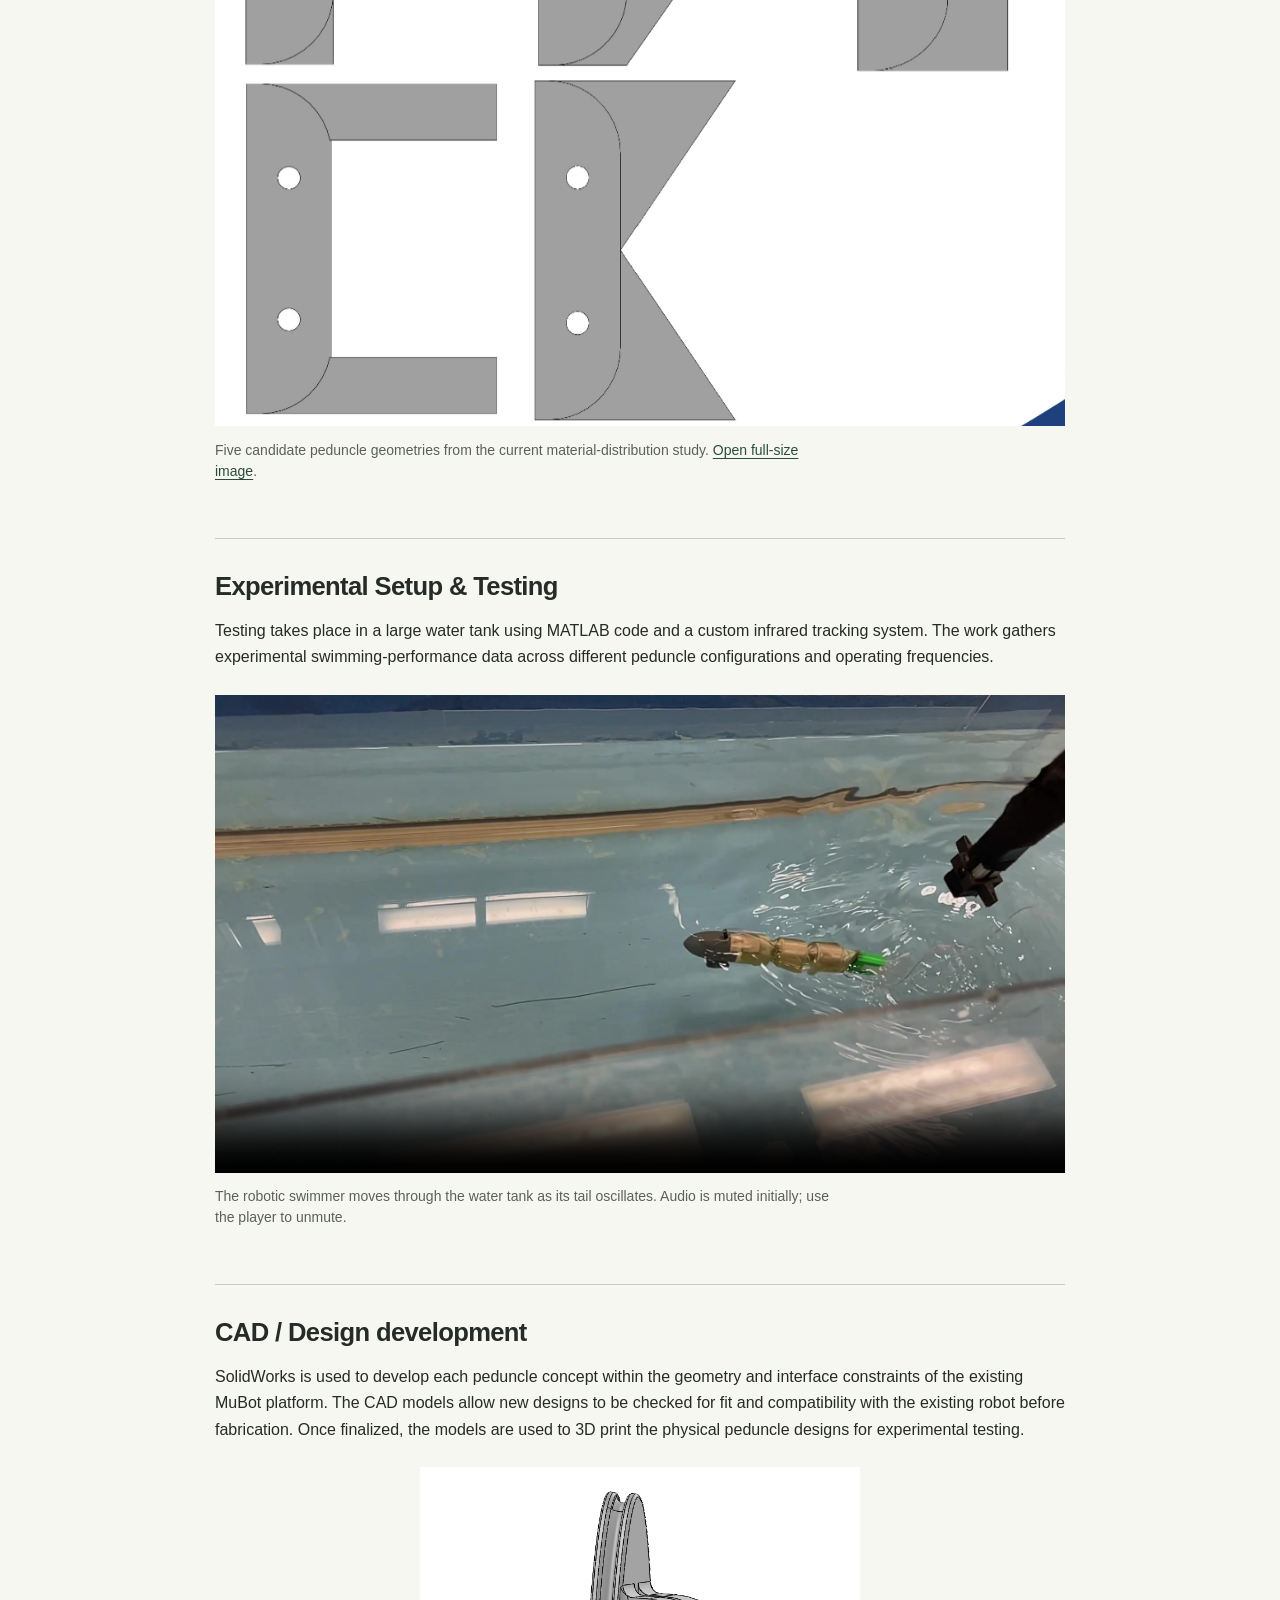
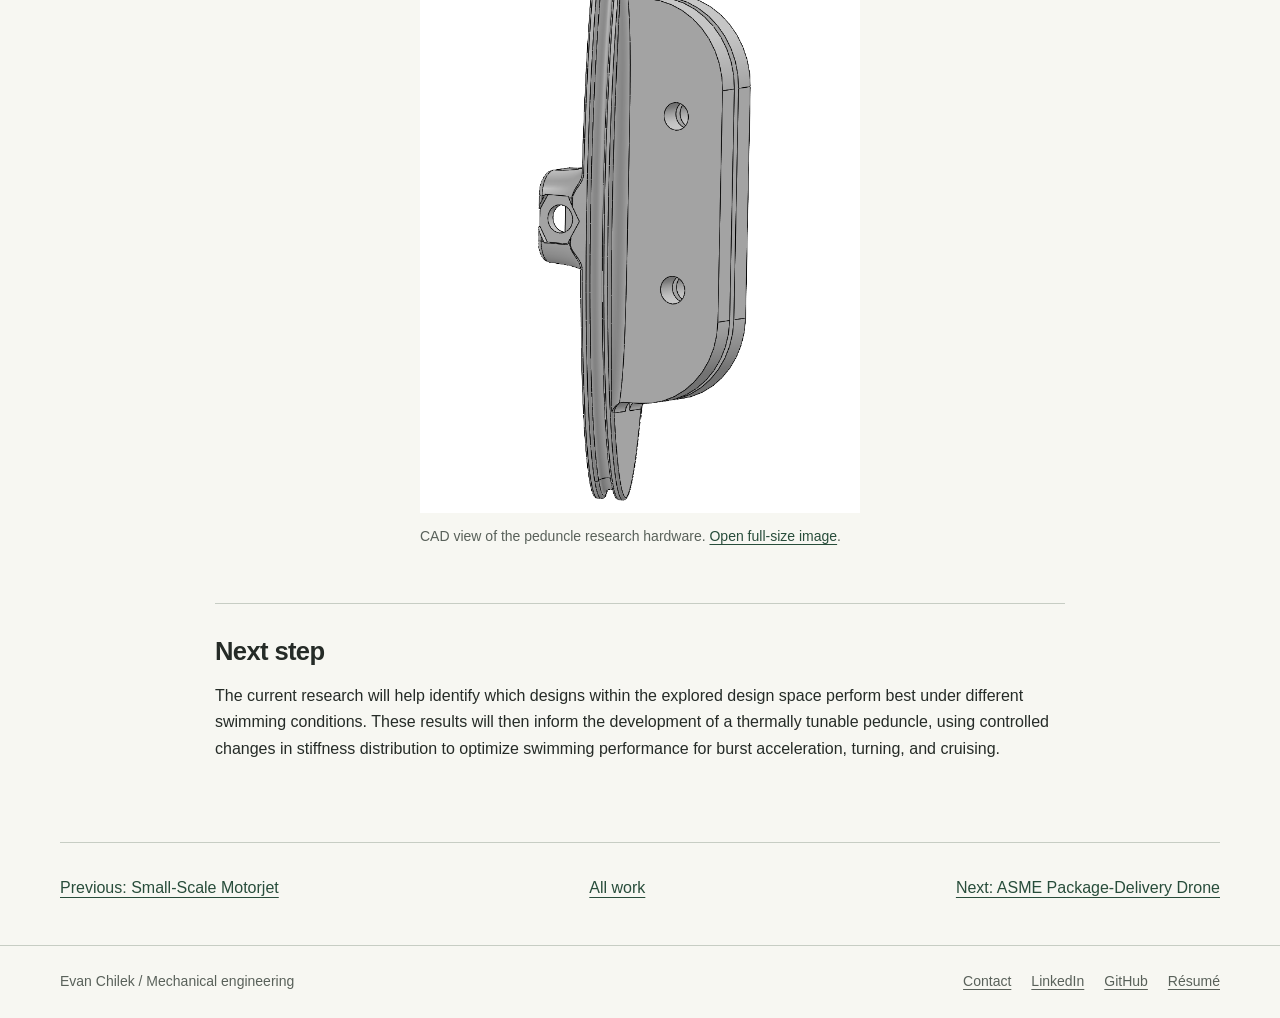
<file: projects/fish-research.html>
<!doctype html>
<html lang="en">
<head>
  <meta charset="utf-8">
  <meta name="viewport" content="width=device-width, initial-scale=1">
  <title>MuBot: Caudal Peduncle Design &amp; Testing | Evan Chilek</title>
  <meta name="description" content="Evan Chilek’s undergraduate MuBot research scope: caudal-peduncle geometry, material distribution, and experimental swimming tests at Penn State.">
  <meta property="og:title" content="MuBot: Caudal Peduncle Design &amp; Testing | Evan Chilek">
  <meta property="og:description" content="Evan Chilek’s undergraduate MuBot research scope: caudal-peduncle geometry, material distribution, and experimental swimming tests at Penn State.">
  <meta property="og:type" content="website">
  <link rel="icon" href="../assets/favicon.svg" type="image/svg+xml">
  <link rel="stylesheet" href="../css/styles.css">
</head>
<body>
  <a class="skip-link" href="#main">Skip to content</a>
  <!-- NAVIGATION: ordinary HTML, repeated on each page. Update every page when changing shared links. -->
  <header class="site-header">
    <div class="container header-inner">
      <a class="wordmark" href="../index.html">Evan Chilek</a>
      <nav class="site-nav" aria-label="Main navigation">
        <a href="../index.html#about">About</a>
        <a href="../index.html#work">Work</a>
        <a href="../index.html#experience">Experience</a>
        <a href="../index.html#contact">Contact</a>
      </nav>
    </div>
  </header>
  <main id="main" class="container">
    <header class="page-heading">
      <a href="../work.html">All work</a>
      <p class="eyebrow">01 / Research · Ongoing</p>
      <h1>MuBot: Caudal Peduncle Design &amp; Testing</h1>
      <p class="intro">Biomimetic robotic fish research · Penn State BioRob InFL Lab</p>
      <dl class="metadata">
        <div><dt>My role</dt><dd>Undergraduate Researcher · Lead caudal-peduncle design and testing scope</dd></div>
        <div><dt>Status / Dates</dt><dd>Ongoing research · August 2026–Present</dd></div>
        <div><dt>Tools</dt><dd>SolidWorks · MATLAB · Custom infrared tracking system</dd></div>
      </dl>
    </header>
    <div class="project-body">
      <section class="content-section"><h2>Overview</h2>
        <p>MuBot is a biomimetic robotic fish research project within Penn State’s BioRob InFL Lab. Within the larger faculty and graduate student led research program, my work focuses on the design and experimental evaluation of the caudal peduncle, with lead responsibility for my assigned undergraduate research scope.</p>
        <p><a href="https://insectnet.psu.edu/research/mubot" target="_blank" rel="noopener noreferrer">MuBot research project ↗</a></p>
      </section>
      <section class="content-section"><h2>Research question</h2>
        <p>Which dorsoventral material distributions in the caudal peduncle perform best across a range of swimming frequencies while remaining within the project’s design constraints?</p>
        <p>The current study compares candidate configurations and gathers swimming performance data to guide further design work.</p>
      </section>
      <section class="content-section"><h2>Geometry study</h2>
        <p>The current study compares five peduncle/material-distribution concepts: Rectangle, Mid, Edge, Triangle, and Inverted Triangle. Peduncle length and area moments of inertia about the x- and y-axes are used to characterize the side-view geometry and provide measurable design parameters for comparing the concepts.</p>
        <figure>
      <a href="../assets/images/fish/peduncle-geometry-study.png" target="_blank" rel="noopener noreferrer" aria-label="Open full-size image: Five side-view caudal-peduncle concepts with different material distributions."><img src="../assets/images/fish/peduncle-geometry-study.png" alt="Five side-view caudal-peduncle concepts with different material distributions." width="1032" height="872" loading="lazy" decoding="async"></a>
      <figcaption>Five candidate peduncle geometries from the current material-distribution study. <a href="../assets/images/fish/peduncle-geometry-study.png" target="_blank" rel="noopener noreferrer">Open full-size image</a>.</figcaption>
    </figure>
      </section>
      <section class="content-section"><h2>Experimental Setup &amp; Testing</h2>
        <p>Testing takes place in a large water tank using MATLAB code and a custom infrared tracking system. The work gathers experimental swimming-performance data across different peduncle configurations and operating frequencies.</p>
        <figure>
      <!-- Original audio is preserved; playback starts only when the visitor presses Play. -->
      <video controls playsinline muted preload="metadata" poster="../assets/images/fish/fish-swimming-poster.jpg"
             width="1920" height="1080" aria-label="MuBot tank-testing footage">
        <source src="../assets/video/fish/fish-swimming.mp4" type="video/mp4">
        <p><a href="../assets/video/fish/fish-swimming.mp4">Download mubot tank-testing footage</a></p>
      </video>
      <figcaption>The robotic swimmer moves through the water tank as its tail oscillates. Audio is muted initially; use the player to unmute.</figcaption>
    </figure>
      </section>
      <section class="content-section"><h2>CAD / Design development</h2>
        <p>SolidWorks is used to develop each peduncle concept within the geometry and interface constraints of the existing MuBot platform. The CAD models allow new designs to be checked for fit and compatibility with the existing robot before fabrication. Once finalized, the models are used to 3D print the physical peduncle designs for experimental testing.</p>
        <figure class="portrait-media">
      <a href="../assets/images/fish/peduncle-cad.png" target="_blank" rel="noopener noreferrer" aria-label="Open full-size image: CAD view of the peduncle research component, showing the mounting holes and edge profile."><img src="../assets/images/fish/peduncle-cad.png" alt="CAD view of the peduncle research component, showing the mounting holes and edge profile." width="758" height="1112" loading="lazy" decoding="async"></a>
      <figcaption>CAD view of the peduncle research hardware. <a href="../assets/images/fish/peduncle-cad.png" target="_blank" rel="noopener noreferrer">Open full-size image</a>.</figcaption>
    </figure>
      </section>
      <section class="content-section"><h2>Next step</h2>
        <p>The current research will help identify which designs within the explored design space perform best under different swimming conditions. These results will then inform the development of a thermally tunable peduncle, using controlled changes in stiffness distribution to optimize swimming performance for burst acceleration, turning, and cruising.</p>
      </section>
    </div>
    <nav class="project-next" aria-label="Project navigation"><a href="motorjet.html">Previous: Small-Scale Motorjet</a><a href="../work.html">All work</a><a href="asme-drone.html">Next: ASME Package-Delivery Drone</a></nav>
  </main>
  <footer class="site-footer">
    <div class="container footer-inner">
      <p>Evan Chilek <span class="tags"> / Mechanical engineering</span></p>
      <!-- CONTACT LINKS: keep these public profile URLs in sync across pages. -->
      <div class="footer-links"><a href="../index.html#contact">Contact</a><a href="https://www.linkedin.com/in/evan-chilek-202788325/" target="_blank" rel="noopener noreferrer">LinkedIn</a><a href="https://github.com/echilek" target="_blank" rel="noopener noreferrer">GitHub</a><a href="../assets/resume/Evan_Chilek_Resume.pdf" target="_blank" rel="noopener noreferrer">Résumé</a></div>
    </div>
  </footer>
</body>
</html>
</file>
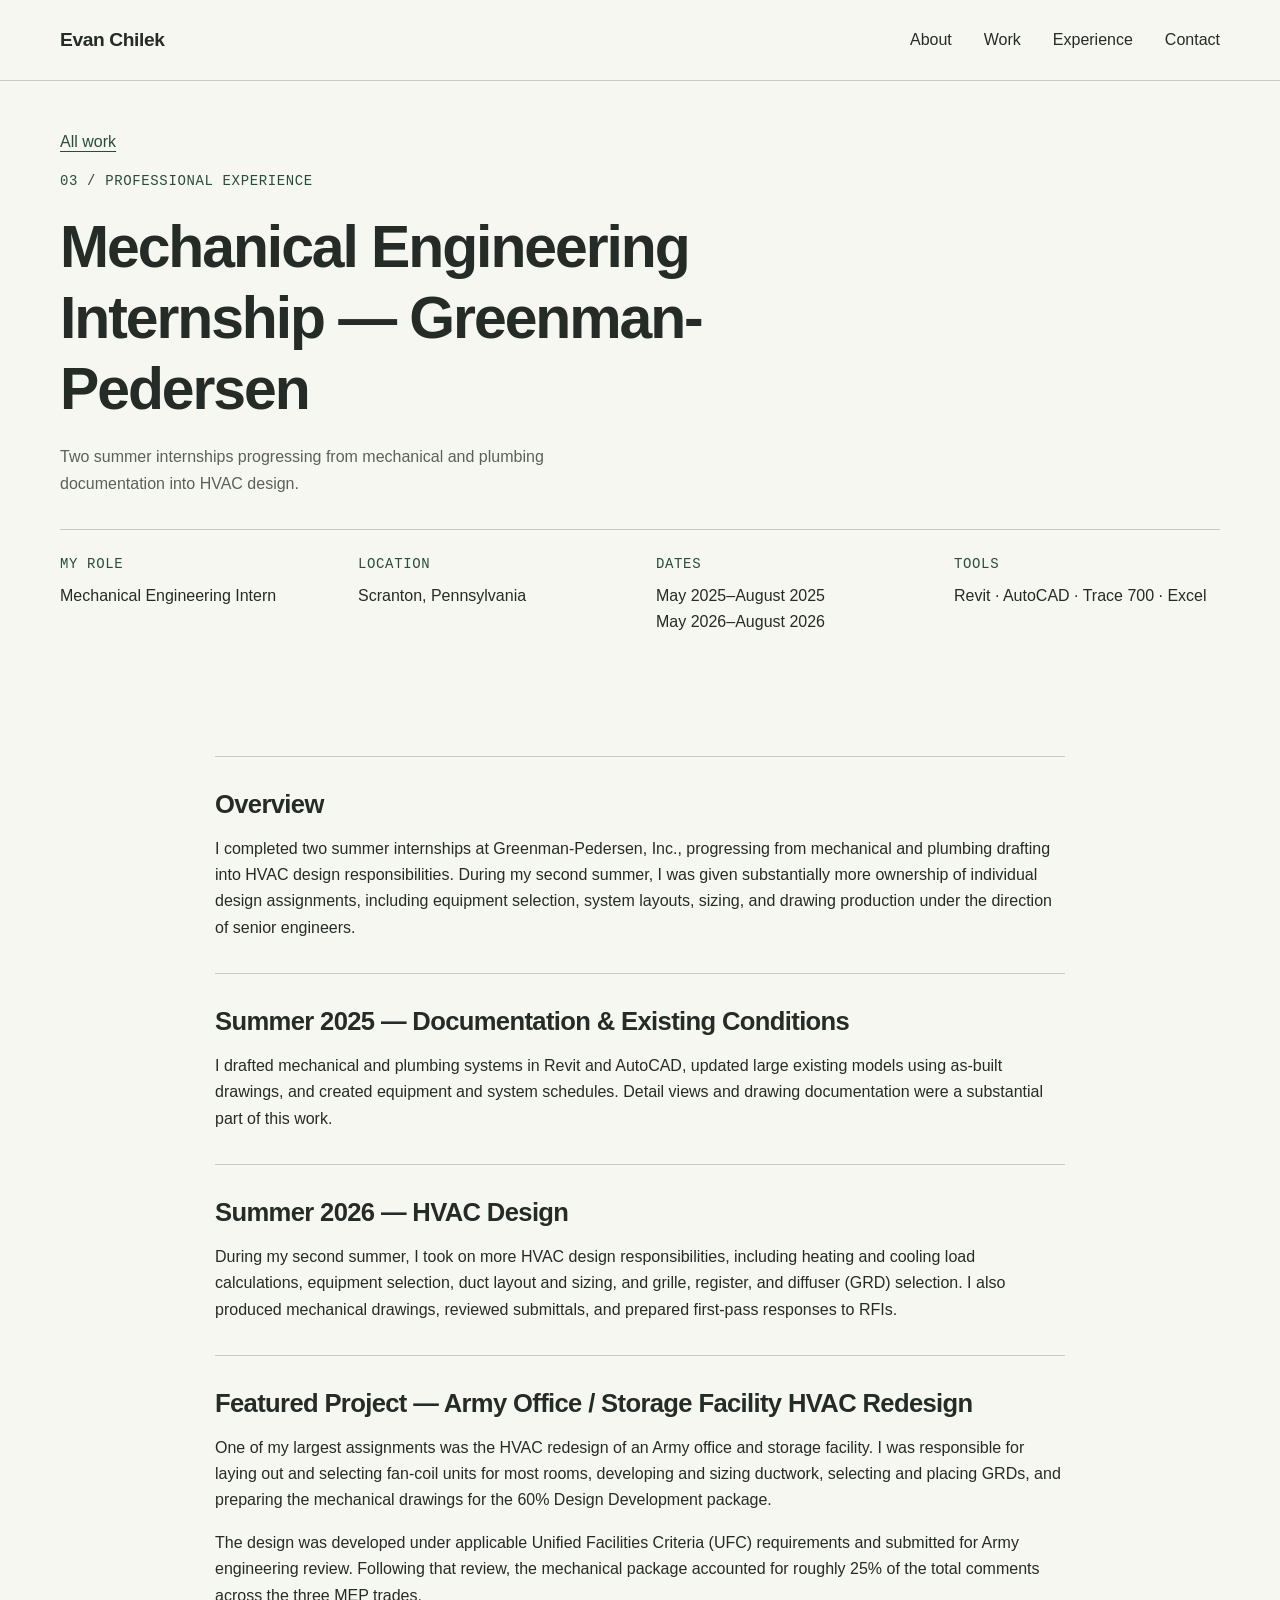
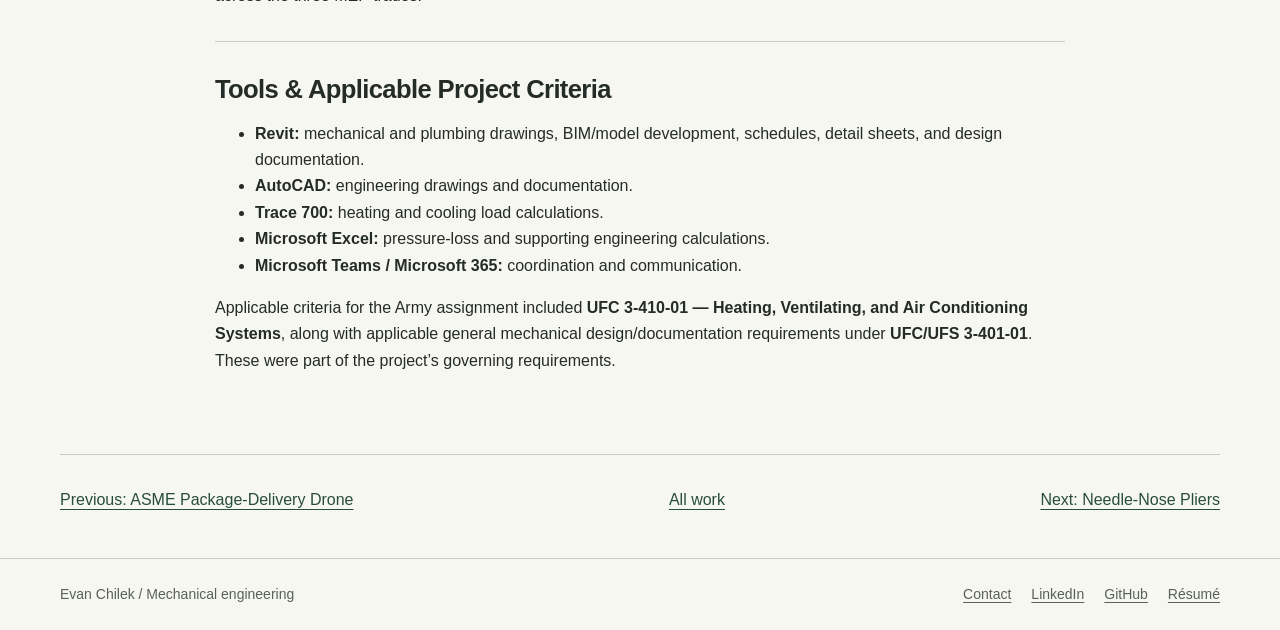
<file: projects/greenman-pedersen.html>
<!doctype html>
<html lang="en">
<head>
  <meta charset="utf-8">
  <meta name="viewport" content="width=device-width, initial-scale=1">
  <title>Mechanical Engineering Internship — Greenman-Pedersen | Evan Chilek</title>
  <meta name="description" content="Mechanical engineering internships at Greenman-Pedersen, Inc.: progression from drafting and documentation to HVAC design.">
  <meta property="og:title" content="Mechanical Engineering Internship — Greenman-Pedersen | Evan Chilek">
  <meta property="og:description" content="Mechanical engineering internships at Greenman-Pedersen, Inc.: progression from drafting and documentation to HVAC design.">
  <meta property="og:type" content="website">
  <link rel="icon" href="../assets/favicon.svg" type="image/svg+xml">
  <link rel="stylesheet" href="../css/styles.css">
</head>
<body>
  <a class="skip-link" href="#main">Skip to content</a>
  <!-- NAVIGATION: ordinary HTML, repeated on each page. Update every page when changing shared links. -->
  <header class="site-header">
    <div class="container header-inner">
      <a class="wordmark" href="../index.html">Evan Chilek</a>
      <nav class="site-nav" aria-label="Main navigation">
        <a href="../index.html#about">About</a>
        <a href="../index.html#work">Work</a>
        <a href="../index.html#experience">Experience</a>
        <a href="../index.html#contact">Contact</a>
      </nav>
    </div>
  </header>
  <main id="main" class="container">
    <header class="page-heading">
      <a href="../work.html">All work</a>
      <p class="eyebrow">03 / Professional Experience</p>
      <h1>Mechanical Engineering Internship — Greenman-Pedersen</h1>
      <p class="intro">Two summer internships progressing from mechanical and plumbing documentation into HVAC design.</p>
      <dl class="metadata metadata-four">
        <div><dt>My role</dt><dd>Mechanical Engineering Intern</dd></div>
        <div><dt>Location</dt><dd>Scranton, Pennsylvania</dd></div>
        <div><dt>Dates</dt><dd>May 2025–August 2025<br>May 2026–August 2026</dd></div>
        <div><dt>Tools</dt><dd>Revit · AutoCAD · Trace 700 · Excel</dd></div>
      </dl>
    </header>
    <!-- CASE STUDY: completed internship material; no proprietary drawings are published. -->
    <div class="project-body">
      <section class="content-section"><h2>Overview</h2><p>I completed two summer internships at Greenman-Pedersen, Inc., progressing from mechanical and plumbing drafting into HVAC design responsibilities. During my second summer, I was given substantially more ownership of individual design assignments, including equipment selection, system layouts, sizing, and drawing production under the direction of senior engineers.</p></section>
      <section class="content-section"><h2>Summer 2025 — Documentation &amp; Existing Conditions</h2><p>I drafted mechanical and plumbing systems in Revit and AutoCAD, updated large existing models using as-built drawings, and created equipment and system schedules. Detail views and drawing documentation were a substantial part of this work.</p></section>
      <section class="content-section"><h2>Summer 2026 — HVAC Design</h2><p>During my second summer, I took on more HVAC design responsibilities, including heating and cooling load calculations, equipment selection, duct layout and sizing, and grille, register, and diffuser (GRD) selection. I also produced mechanical drawings, reviewed submittals, and prepared first-pass responses to RFIs.</p></section>
      <section class="content-section"><h2>Featured Project — Army Office / Storage Facility HVAC Redesign</h2><p>One of my largest assignments was the HVAC redesign of an Army office and storage facility. I was responsible for laying out and selecting fan-coil units for most rooms, developing and sizing ductwork, selecting and placing GRDs, and preparing the mechanical drawings for the 60% Design Development package.</p><p>The design was developed under applicable Unified Facilities Criteria (UFC) requirements and submitted for Army engineering review. Following that review, the mechanical package accounted for roughly 25% of the total comments across the three MEP trades.</p></section>
      <section class="content-section"><h2>Tools &amp; Applicable Project Criteria</h2><ul>
        <li><strong>Revit:</strong> mechanical and plumbing drawings, BIM/model development, schedules, detail sheets, and design documentation.</li>
        <li><strong>AutoCAD:</strong> engineering drawings and documentation.</li>
        <li><strong>Trace 700:</strong> heating and cooling load calculations.</li>
        <li><strong>Microsoft Excel:</strong> pressure-loss and supporting engineering calculations.</li>
        <li><strong>Microsoft Teams / Microsoft 365:</strong> coordination and communication.</li>
      </ul>
      <p>Applicable criteria for the Army assignment included <strong>UFC 3-410-01 — Heating, Ventilating, and Air Conditioning Systems</strong>, along with applicable general mechanical design/documentation requirements under <strong>UFC/UFS 3-401-01</strong>. These were part of the project’s governing requirements.</p></section>
    </div>
    <nav class="project-next" aria-label="Project navigation"><a href="asme-drone.html">Previous: ASME Package-Delivery Drone</a><a href="../work.html">All work</a><a href="pliers.html">Next: Needle-Nose Pliers</a></nav>
  </main>
  <footer class="site-footer">
    <div class="container footer-inner">
      <p>Evan Chilek <span class="tags"> / Mechanical engineering</span></p>
      <!-- CONTACT LINKS: keep these public profile URLs in sync across pages. -->
      <div class="footer-links"><a href="../index.html#contact">Contact</a><a href="https://www.linkedin.com/in/evan-chilek-202788325/" target="_blank" rel="noopener noreferrer">LinkedIn</a><a href="https://github.com/echilek" target="_blank" rel="noopener noreferrer">GitHub</a><a href="../assets/resume/Evan_Chilek_Resume.pdf" target="_blank" rel="noopener noreferrer">Résumé</a></div>
    </div>
  </footer>
</body>
</html>
</file>
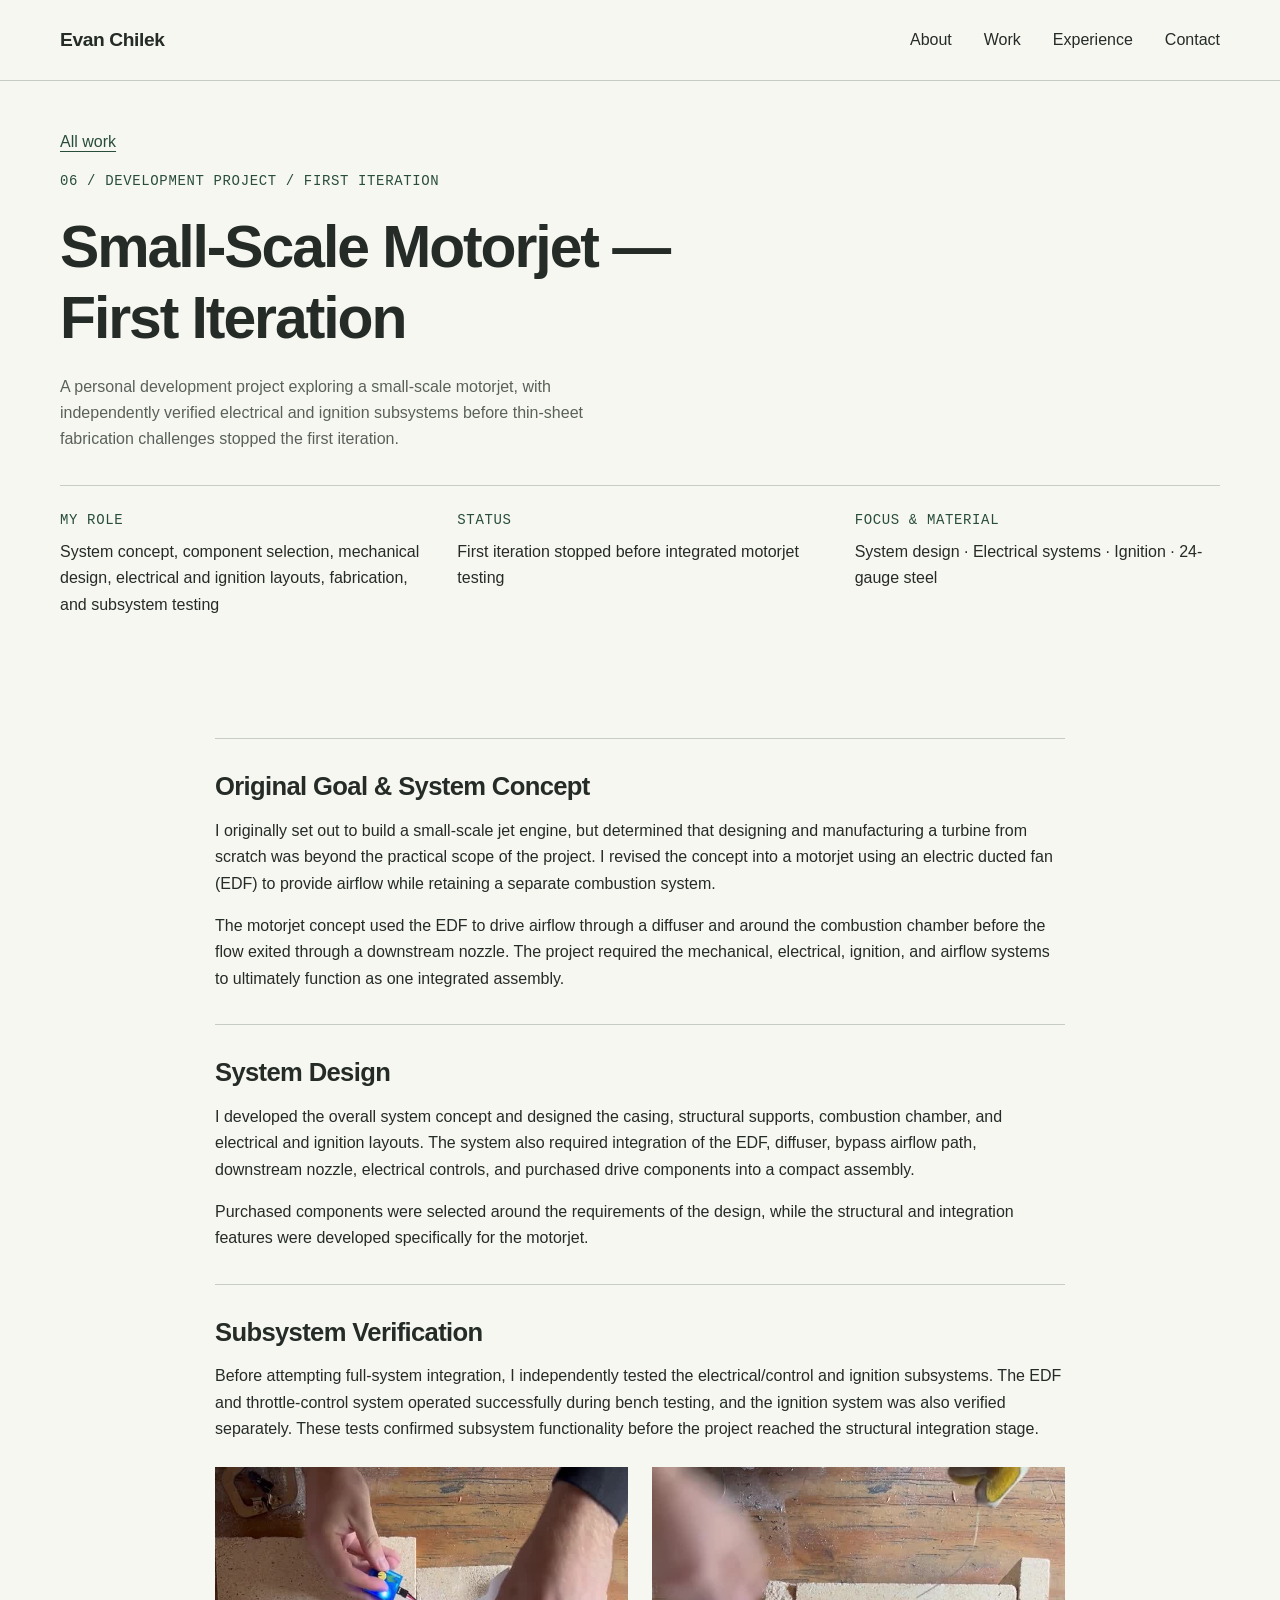
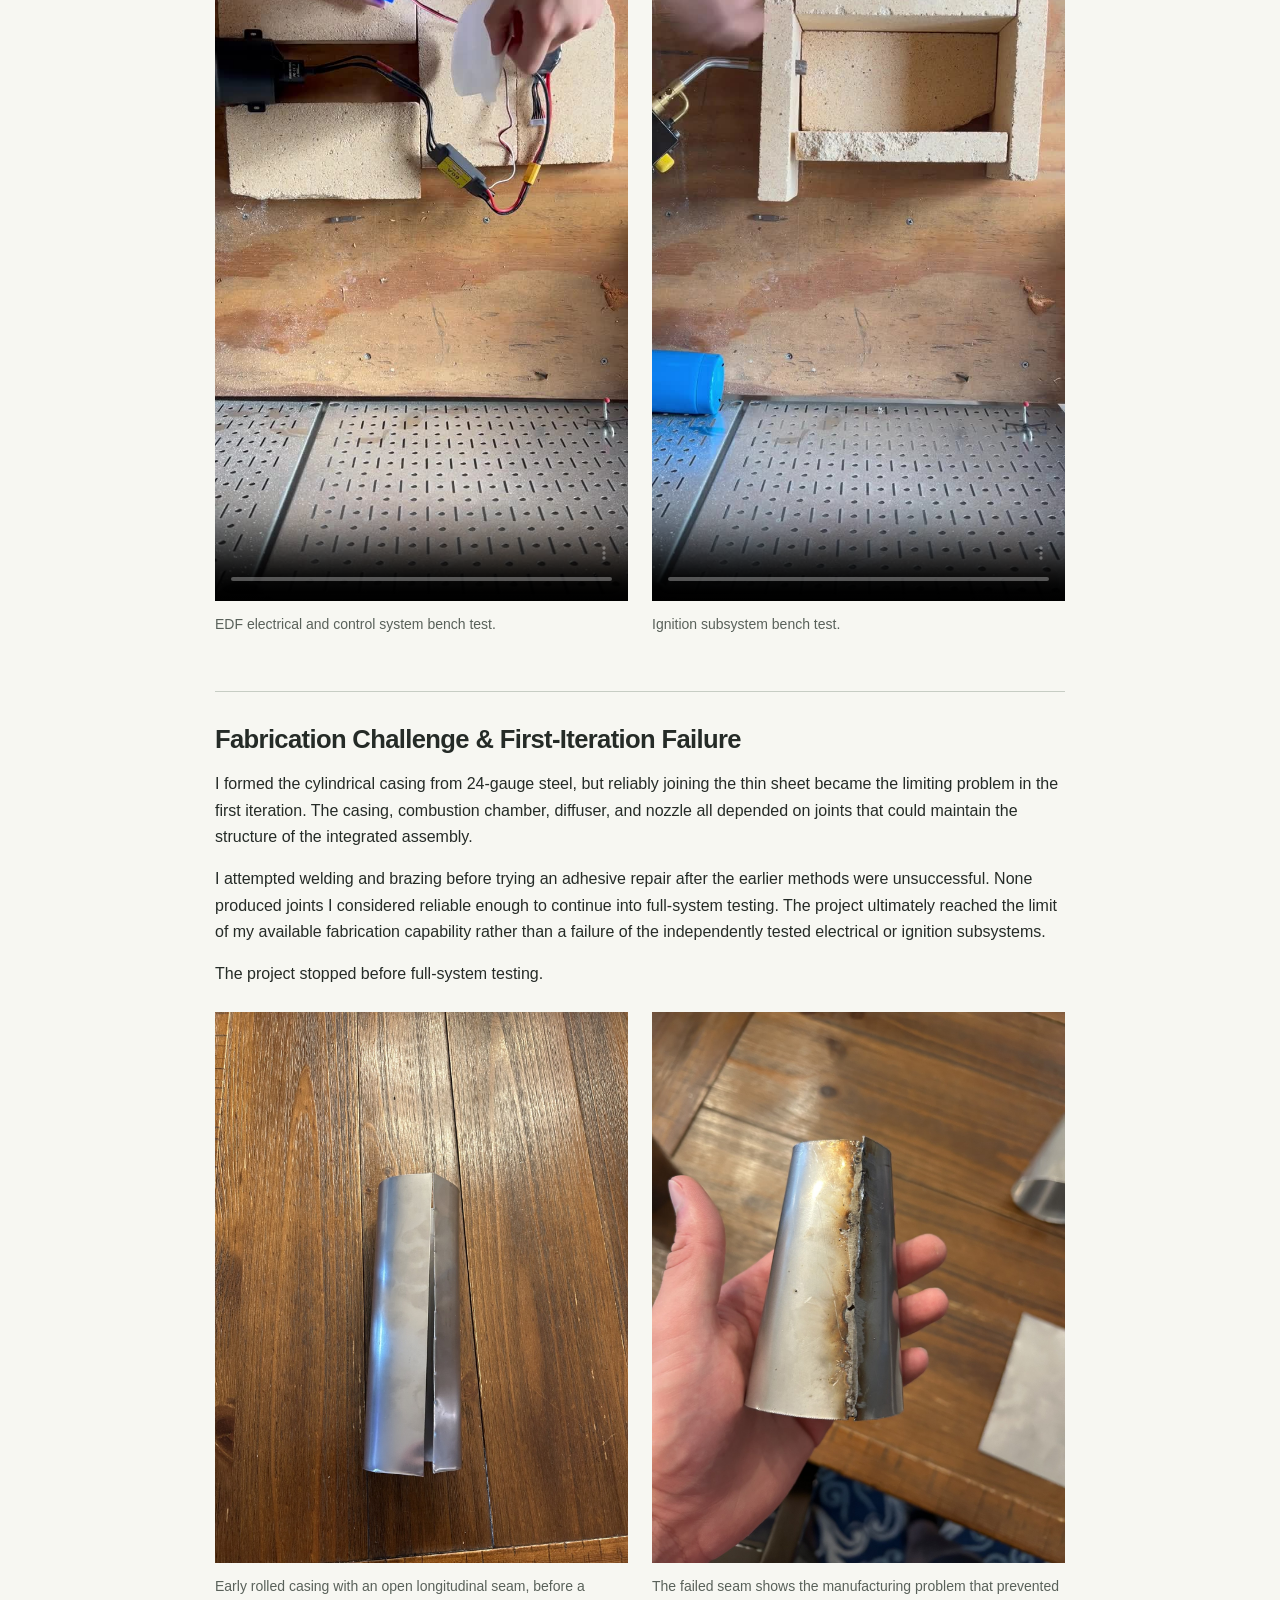
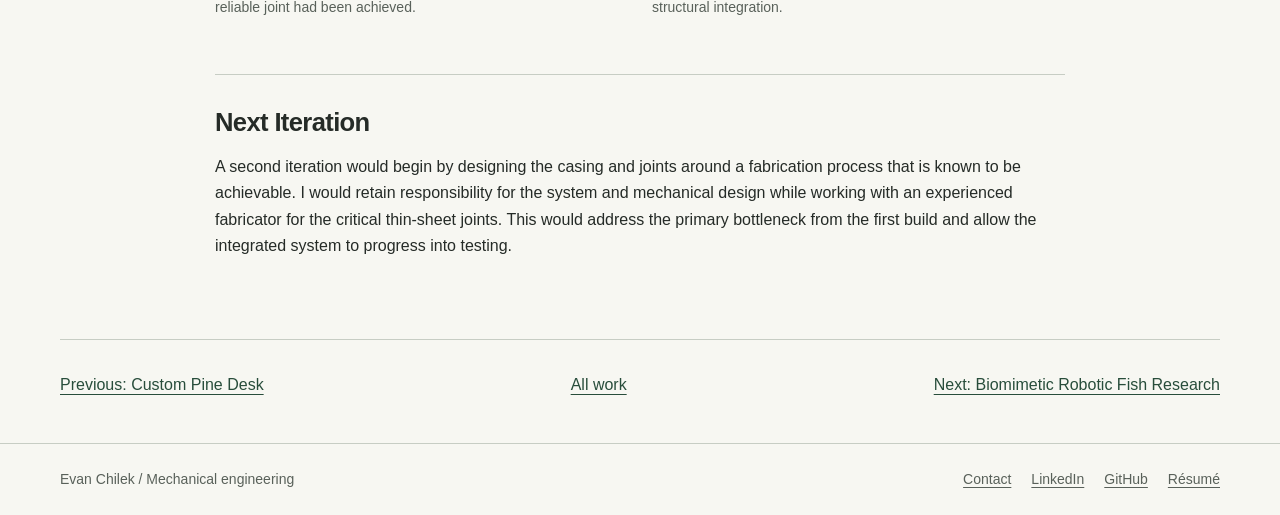
<file: projects/motorjet.html>
<!doctype html>
<html lang="en">
<head>
  <meta charset="utf-8">
  <meta name="viewport" content="width=device-width, initial-scale=1">
  <title>Small-Scale Motorjet — First Iteration | Evan Chilek</title>
  <meta name="description" content="A personal motorjet project with independent electrical and ignition verification, stopped by thin-sheet manufacturing and structural integration problems.">
  <meta property="og:title" content="Small-Scale Motorjet — First Iteration | Evan Chilek">
  <meta property="og:description" content="A personal motorjet project with independent electrical and ignition verification, stopped by thin-sheet manufacturing and structural integration problems.">
  <meta property="og:type" content="website">
  <link rel="icon" href="../assets/favicon.svg" type="image/svg+xml">
  <link rel="stylesheet" href="../css/styles.css">
</head>
<body>
  <a class="skip-link" href="#main">Skip to content</a>
  <!-- NAVIGATION: ordinary HTML, repeated on each page. Update every page when changing shared links. -->
  <header class="site-header">
    <div class="container header-inner">
      <a class="wordmark" href="../index.html">Evan Chilek</a>
      <nav class="site-nav" aria-label="Main navigation">
        <a href="../index.html#about">About</a>
        <a href="../index.html#work">Work</a>
        <a href="../index.html#experience">Experience</a>
        <a href="../index.html#contact">Contact</a>
      </nav>
    </div>
  </header>
  <main id="main" class="container">
    <header class="page-heading">
      <a href="../work.html">All work</a>
      <p class="eyebrow">06 / Development project / First iteration</p>
      <h1>Small-Scale Motorjet — First Iteration</h1>
      <p class="intro">A personal development project exploring a small-scale motorjet, with independently verified electrical and ignition subsystems before thin-sheet fabrication challenges stopped the first iteration.</p>
      <dl class="metadata">
        <div><dt>My role</dt><dd>System concept, component selection, mechanical design, electrical and ignition layouts, fabrication, and subsystem testing</dd></div>
        <div><dt>Status</dt><dd>First iteration stopped before integrated motorjet testing</dd></div>
        <div><dt>Focus &amp; material</dt><dd>System design · Electrical systems · Ignition · 24-gauge steel</dd></div>
      </dl>
    </header>
    <!-- MOTORJET: keep observed subsystem results separate from intended full-system operation. -->
    <div class="project-body">
      <section class="content-section"><h2>Original Goal &amp; System Concept</h2>
        <p>I originally set out to build a small-scale jet engine, but determined that designing and manufacturing a turbine from scratch was beyond the practical scope of the project. I revised the concept into a motorjet using an electric ducted fan (EDF) to provide airflow while retaining a separate combustion system.</p>
        <p>The motorjet concept used the EDF to drive airflow through a diffuser and around the combustion chamber before the flow exited through a downstream nozzle. The project required the mechanical, electrical, ignition, and airflow systems to ultimately function as one integrated assembly.</p>
      </section>
      <section class="content-section"><h2>System Design</h2>
        <p>I developed the overall system concept and designed the casing, structural supports, combustion chamber, and electrical and ignition layouts. The system also required integration of the EDF, diffuser, bypass airflow path, downstream nozzle, electrical controls, and purchased drive components into a compact assembly.</p>
        <p>Purchased components were selected around the requirements of the design, while the structural and integration features were developed specifically for the motorjet.</p>
      </section>
      <section class="content-section"><h2>Subsystem Verification</h2>
        <p>Before attempting full-system integration, I independently tested the electrical/control and ignition subsystems. The EDF and throttle-control system operated successfully during bench testing, and the ignition system was also verified separately. These tests confirmed subsystem functionality before the project reached the structural integration stage.</p>
        <div class="image-pair">
          <figure class="portrait-media">
      <video controls playsinline muted preload="metadata" width="720" height="1280" poster="../assets/images/motorjet/electrical-test-poster.jpg" aria-label="Electrical subsystem test">
        <source src="../assets/video/motorjet/electrical-test.mp4" type="video/mp4">
        <p><a href="../assets/video/motorjet/electrical-test.mp4">Watch the electrical subsystem test</a>.</p>
      </video>
      <figcaption>EDF electrical and control system bench test.</figcaption>
    </figure>
          <figure class="portrait-media">
      <video controls playsinline muted preload="metadata" width="720" height="1280" poster="../assets/images/motorjet/ignition-test-poster.jpg" aria-label="Ignition subsystem test">
        <source src="../assets/video/motorjet/ignition-test.mp4" type="video/mp4">
        <p><a href="../assets/video/motorjet/ignition-test.mp4">Watch the ignition subsystem test</a>.</p>
      </video>
      <figcaption>Ignition subsystem bench test.</figcaption>
    </figure>
        </div>
      </section>
      <section class="content-section"><h2>Fabrication Challenge &amp; First-Iteration Failure</h2>
        <p>I formed the cylindrical casing from 24-gauge steel, but reliably joining the thin sheet became the limiting problem in the first iteration. The casing, combustion chamber, diffuser, and nozzle all depended on joints that could maintain the structure of the integrated assembly.</p>
        <p>I attempted welding and brazing before trying an adhesive repair after the earlier methods were unsuccessful. None produced joints I considered reliable enough to continue into full-system testing. The project ultimately reached the limit of my available fabrication capability rather than a failure of the independently tested electrical or ignition subsystems.</p>
        <p>The project stopped before full-system testing.</p>
        <div class="image-pair">
          <figure class="portrait-media">
      <a href="../assets/images/motorjet/rolled-casing.jpg"><img src="../assets/images/motorjet/rolled-casing.jpg" alt="Rolled thin-steel cylindrical casing resting on a wooden surface with an open longitudinal seam." width="1350" height="1800" loading="lazy" decoding="async"></a>
      <figcaption>Early rolled casing with an open longitudinal seam, before a reliable joint had been achieved.</figcaption>
    </figure>
          <figure class="portrait-media">
      <a href="../assets/images/motorjet/casing-weld-attempt.jpg"><img src="../assets/images/motorjet/casing-weld-attempt.jpg" alt="Close view of an irregular seam and heat-discolored steel on the first casing weld attempt." width="1350" height="1800" loading="lazy" decoding="async"></a>
      <figcaption>The failed seam shows the manufacturing problem that prevented structural integration.</figcaption>
    </figure>
        </div>
      </section>
      <section class="content-section"><h2>Next Iteration</h2>
        <p>A second iteration would begin by designing the casing and joints around a fabrication process that is known to be achievable. I would retain responsibility for the system and mechanical design while working with an experienced fabricator for the critical thin-sheet joints. This would address the primary bottleneck from the first build and allow the integrated system to progress into testing.</p>
      </section>
    </div>
    <nav class="project-next" aria-label="Project navigation"><a href="desk.html">Previous: Custom Pine Desk</a><a href="../work.html">All work</a><a href="fish-research.html">Next: Biomimetic Robotic Fish Research</a></nav>
  </main>
  <footer class="site-footer">
    <div class="container footer-inner">
      <p>Evan Chilek <span class="tags"> / Mechanical engineering</span></p>
      <!-- CONTACT LINKS: keep these public profile URLs in sync across pages. -->
      <div class="footer-links"><a href="../index.html#contact">Contact</a><a href="https://www.linkedin.com/in/evan-chilek-202788325/" target="_blank" rel="noopener noreferrer">LinkedIn</a><a href="https://github.com/echilek" target="_blank" rel="noopener noreferrer">GitHub</a><a href="../assets/resume/Evan_Chilek_Resume.pdf" target="_blank" rel="noopener noreferrer">Résumé</a></div>
    </div>
  </footer>
</body>
</html>
</file>
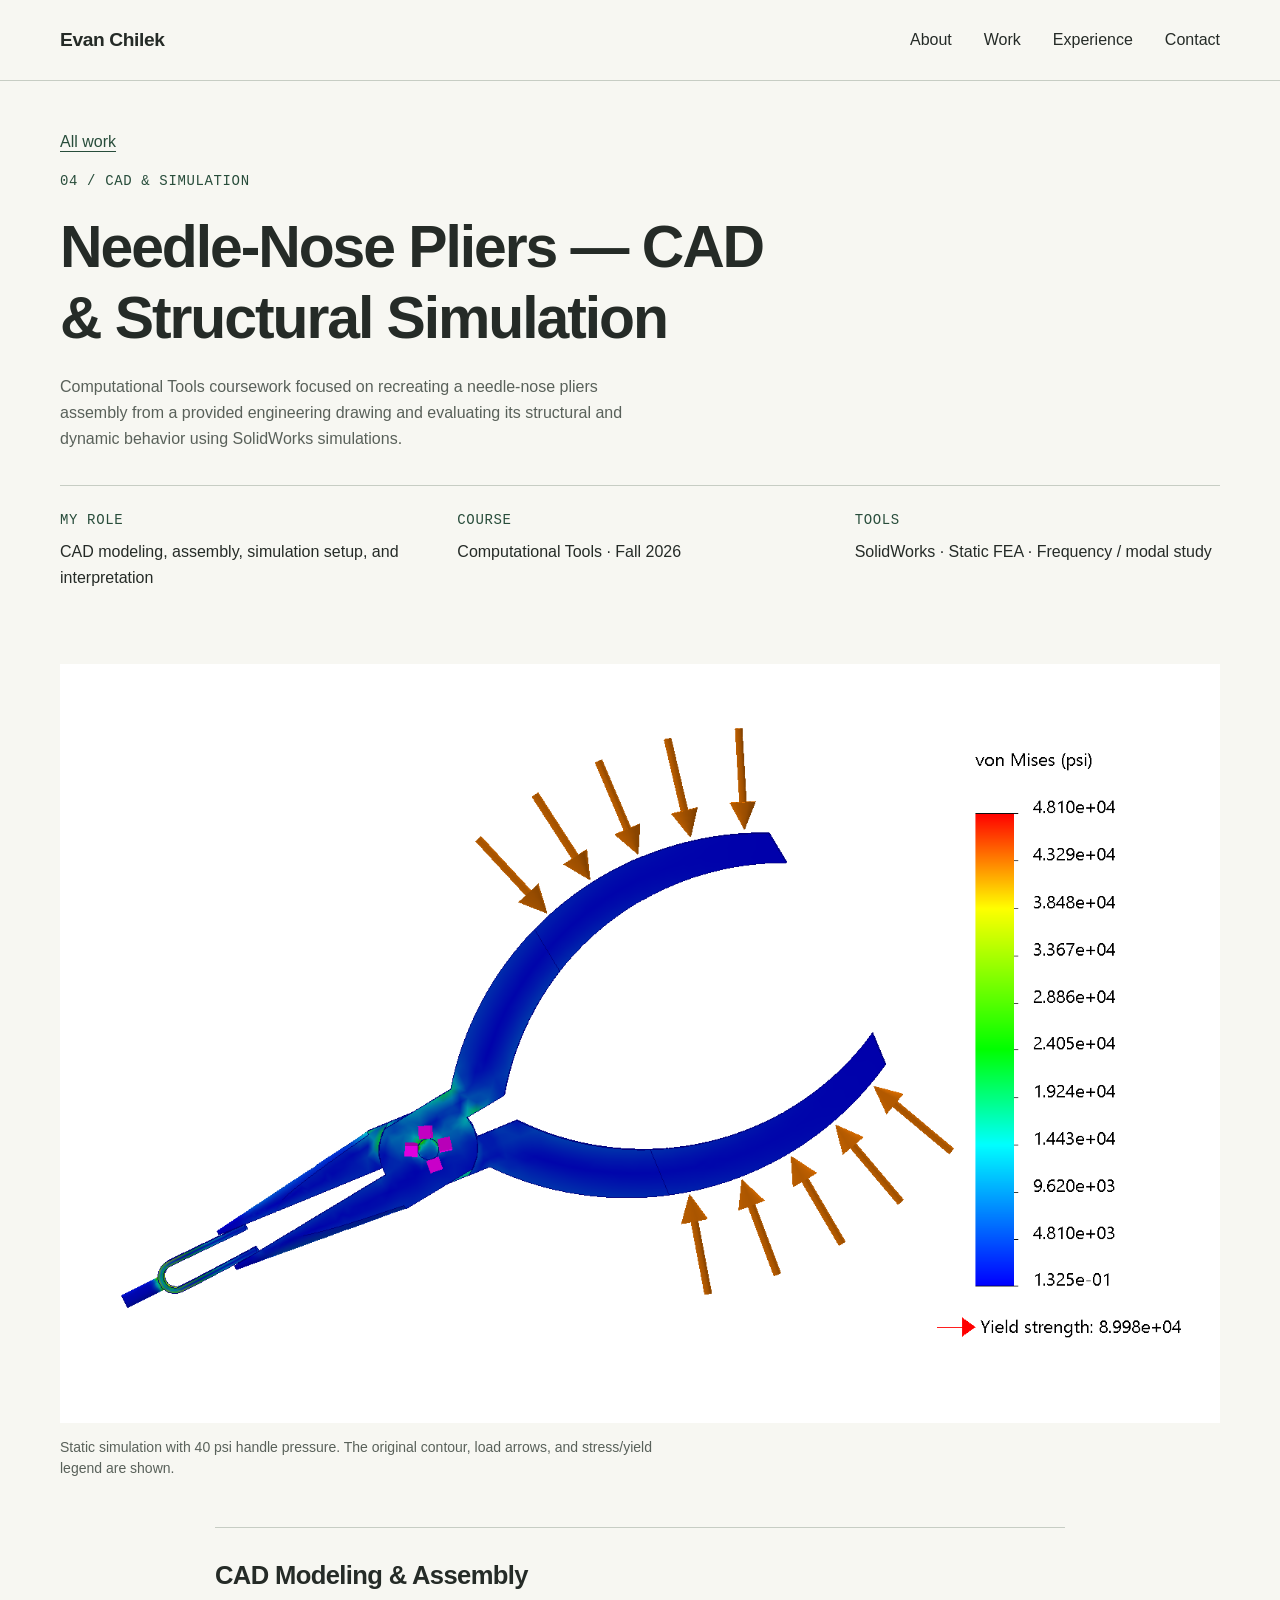
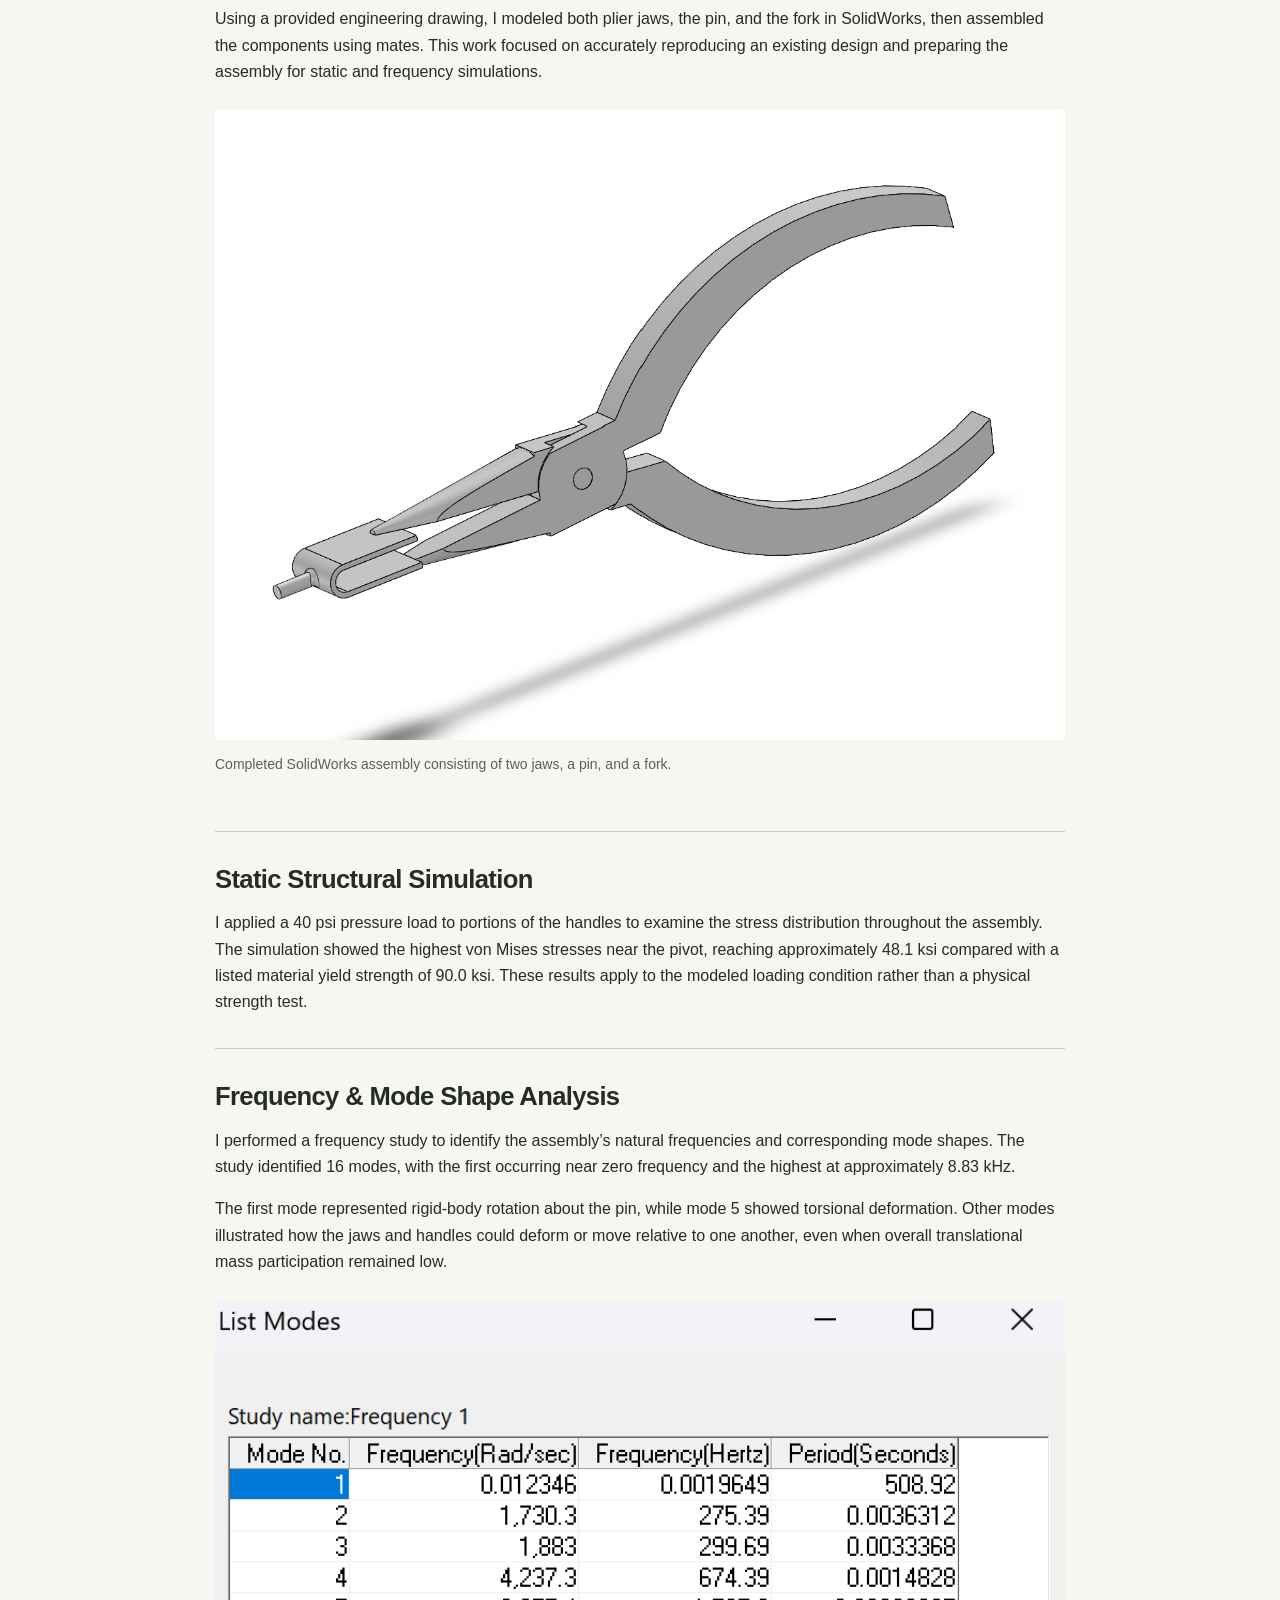
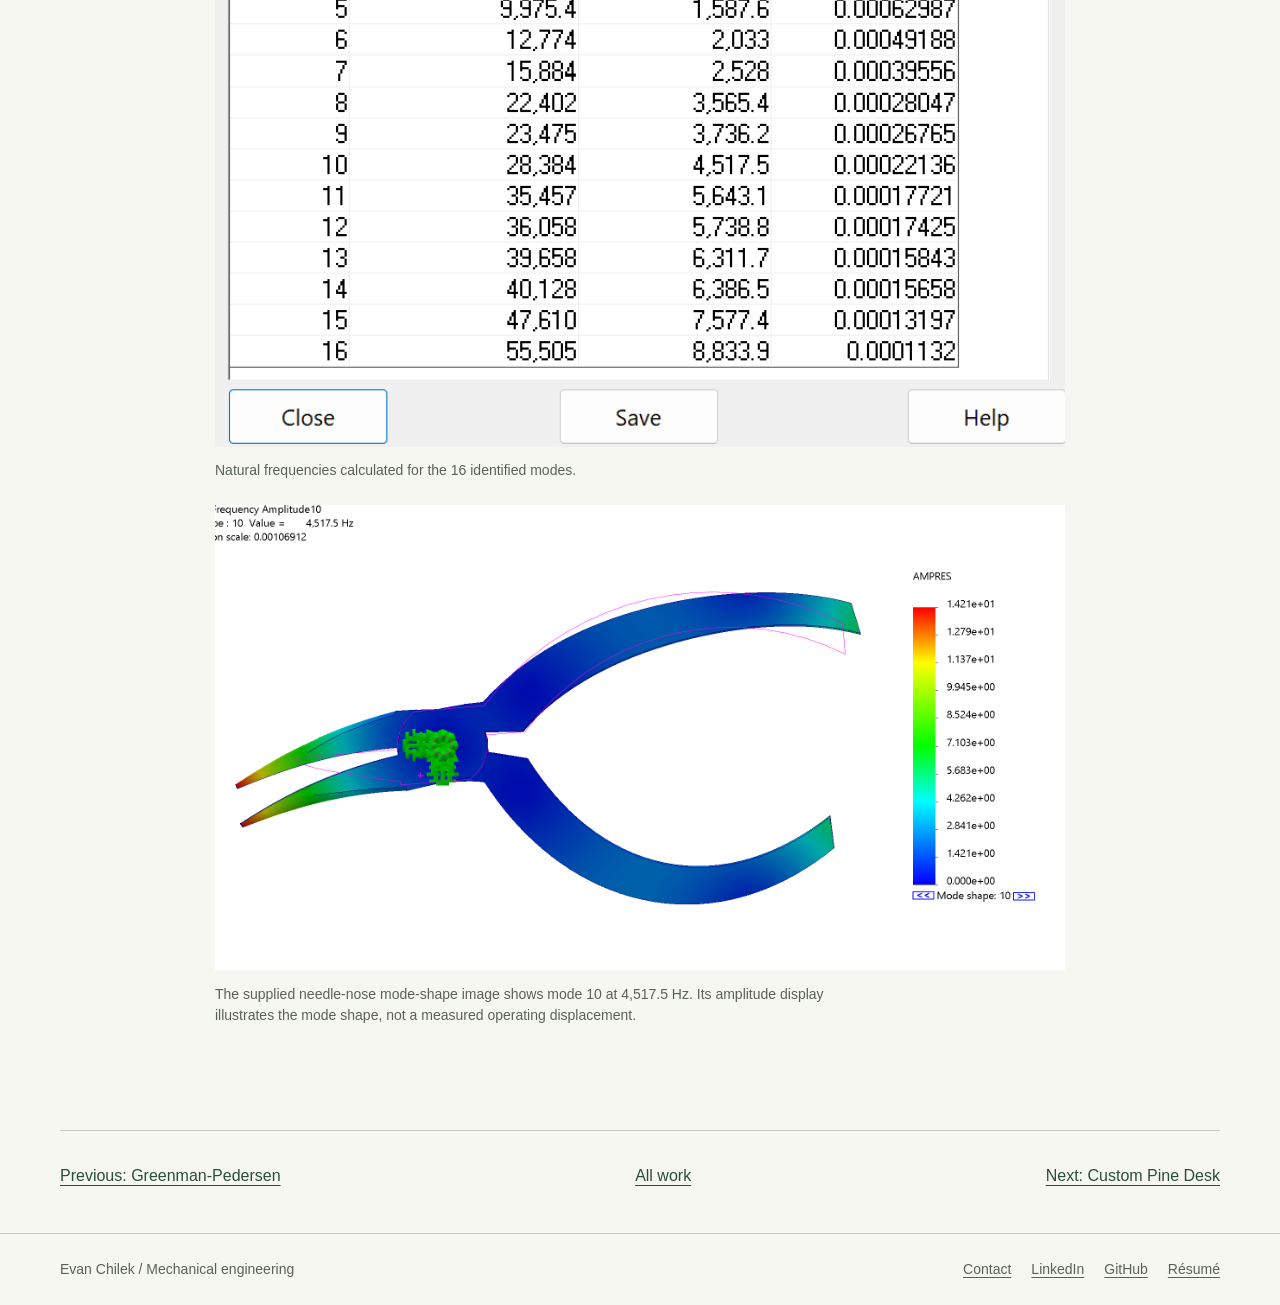
<file: projects/pliers.html>
<!doctype html>
<html lang="en">
<head>
  <meta charset="utf-8">
  <meta name="viewport" content="width=device-width, initial-scale=1">
  <title>Needle-Nose Pliers — CAD &amp; Structural Simulation | Evan Chilek</title>
  <meta name="description" content="Needle-nose pliers coursework: SolidWorks modeling and assembly, a 40 psi static study, and natural-frequency and mode-shape analysis.">
  <meta property="og:title" content="Needle-Nose Pliers — CAD &amp; Structural Simulation | Evan Chilek">
  <meta property="og:description" content="Needle-nose pliers coursework: SolidWorks modeling and assembly, a 40 psi static study, and natural-frequency and mode-shape analysis.">
  <meta property="og:type" content="website">
  <link rel="icon" href="../assets/favicon.svg" type="image/svg+xml">
  <link rel="stylesheet" href="../css/styles.css">
</head>
<body>
  <a class="skip-link" href="#main">Skip to content</a>
  <!-- NAVIGATION: ordinary HTML, repeated on each page. Update every page when changing shared links. -->
  <header class="site-header">
    <div class="container header-inner">
      <a class="wordmark" href="../index.html">Evan Chilek</a>
      <nav class="site-nav" aria-label="Main navigation">
        <a href="../index.html#about">About</a>
        <a href="../index.html#work">Work</a>
        <a href="../index.html#experience">Experience</a>
        <a href="../index.html#contact">Contact</a>
      </nav>
    </div>
  </header>
  <main id="main" class="container">
    <header class="page-heading">
      <a href="../work.html">All work</a>
      <p class="eyebrow">04 / CAD &amp; Simulation</p>
      <h1>Needle-Nose Pliers — CAD &amp; Structural Simulation</h1>
      <p class="intro">Computational Tools coursework focused on recreating a needle-nose pliers assembly from a provided engineering drawing and evaluating its structural and dynamic behavior using SolidWorks simulations.</p>
      <dl class="metadata">
        <div><dt>My role</dt><dd>CAD modeling, assembly, simulation setup, and interpretation</dd></div>
        <div><dt>Course</dt><dd>Computational Tools · Fall 2026</dd></div>
        <div><dt>Tools</dt><dd>SolidWorks · Static FEA · Frequency / modal study</dd></div>
      </dl>
    </header>
    <figure>
      <a href="../assets/images/pliers/static-stress.png"><img src="../assets/images/pliers/static-stress.png" alt="Needle-nose pliers von Mises stress contour with handle-load arrows, pivot-region stress concentration, and a legend reaching 48,100 psi." width="1570" height="1028" decoding="async"></a>
      <figcaption>Static simulation with 40 psi handle pressure. The original contour, load arrows, and stress/yield legend are shown.</figcaption>
    </figure>
    <!-- PROJECT CONTENT: keep captions and numerical claims tied to the supplied coursework. -->
    <div class="project-body">
      <section class="content-section"><h2>CAD Modeling &amp; Assembly</h2>
        <p>Using a provided engineering drawing, I modeled both plier jaws, the pin, and the fork in SolidWorks, then assembled the components using mates. This work focused on accurately reproducing an existing design and preparing the assembly for static and frequency simulations.</p>
        <figure>
      <a href="../assets/images/pliers/plier-assembly.png"><img src="../assets/images/pliers/plier-assembly.png" alt="Gray SolidWorks assembly of two needle-nose plier jaws joined by a pin, with the fork between the tips." width="1254" height="930" loading="lazy" decoding="async"></a>
      <figcaption>Completed SolidWorks assembly consisting of two jaws, a pin, and a fork.</figcaption>
    </figure>
      </section>
      <section class="content-section"><h2>Static Structural Simulation</h2>
        <p>I applied a 40 psi pressure load to portions of the handles to examine the stress distribution throughout the assembly. The simulation showed the highest von Mises stresses near the pivot, reaching approximately 48.1 ksi compared with a listed material yield strength of 90.0 ksi. These results apply to the modeled loading condition rather than a physical strength test.</p>
      </section>
      <section class="content-section"><h2>Frequency &amp; Mode Shape Analysis</h2>
        <p>I performed a frequency study to identify the assembly’s natural frequencies and corresponding mode shapes. The study identified 16 modes, with the first occurring near zero frequency and the highest at approximately 8.83 kHz.</p>
        <p>The first mode represented rigid-body rotation about the pin, while mode 5 showed torsional deformation. Other modes illustrated how the jaws and handles could deform or move relative to one another, even when overall translational mass participation remained low.</p>
        <figure>
      <a href="../assets/images/pliers/frequency-table.png"><img src="../assets/images/pliers/frequency-table.png" alt="Needle-nose frequency table listing 16 modes, from 0.0019649 Hz for mode 1 to 8,833.9 Hz for mode 16." width="794" height="698" loading="lazy" decoding="async"></a>
      <figcaption>Natural frequencies calculated for the 16 identified modes.</figcaption>
    </figure>
        <figure>
      <a href="../assets/images/pliers/mode-10.png"><img src="../assets/images/pliers/mode-10.png" alt="Needle-nose pliers mode 10 contour at 4,517.5 Hz, showing jaw and handle motion relative to the magenta reference outline." width="1968" height="1076" loading="lazy" decoding="async"></a>
      <figcaption>The supplied needle-nose mode-shape image shows mode 10 at 4,517.5 Hz. Its amplitude display illustrates the mode shape, not a measured operating displacement.</figcaption>
    </figure>
      </section>
    </div>
    <nav class="project-next" aria-label="Project navigation"><a href="greenman-pedersen.html">Previous: Greenman-Pedersen</a><a href="../work.html">All work</a><a href="desk.html">Next: Custom Pine Desk</a></nav>
  </main>
  <footer class="site-footer">
    <div class="container footer-inner">
      <p>Evan Chilek <span class="tags"> / Mechanical engineering</span></p>
      <!-- CONTACT LINKS: keep these public profile URLs in sync across pages. -->
      <div class="footer-links"><a href="../index.html#contact">Contact</a><a href="https://www.linkedin.com/in/evan-chilek-202788325/" target="_blank" rel="noopener noreferrer">LinkedIn</a><a href="https://github.com/echilek" target="_blank" rel="noopener noreferrer">GitHub</a><a href="../assets/resume/Evan_Chilek_Resume.pdf" target="_blank" rel="noopener noreferrer">Résumé</a></div>
    </div>
  </footer>
</body>
</html>
</file>
<file: css/styles.css>
/* COLORS: change these values to update the entire site. */
:root {
  --paper: #f7f7f2;
  --surface: #edeee8;
  --ink: #252b27;
  --muted: #59615a;
  --green: #284d3b;
  --rule: #c7cdc4;
  --dark-secondary: #d3ded4;
  --dark-rule: rgba(247, 247, 242, .3);
}
* { box-sizing: border-box; }
/* TYPOGRAPHY: system fonts need no downloads or third-party services. */
body { margin: 0; background: var(--paper); color: var(--ink); font-family: Aptos, 'Segoe UI', Arial, sans-serif; font-size: 1rem; line-height: 1.65; }
/* Underline changes are quick and do not move the surrounding text. */
a { color: var(--green); text-underline-offset: .22em; text-decoration-thickness: 1px; transition: text-underline-offset 140ms ease, color 140ms ease; }
a:hover { text-decoration-thickness: 2px; text-underline-offset: .3em; }
a:focus-visible { outline: 3px solid var(--green); outline-offset: 5px; }
h1, h2, h3, p, figure { margin: 0; }
h1, h2, h3 { font-weight: 600; line-height: 1.2; }
h1 { font-size: clamp(2.2rem, 4.6vw, 4rem); letter-spacing: -.035em; max-width: 22ch; }
h2 { font-size: clamp(1.7rem, 3vw, 2.6rem); letter-spacing: -.025em; }
h3 { font-size: 1.25rem; }
p + p { margin-top: 1rem; }
img, video { display: block; width: 100%; height: auto; }
/* Preserve portrait process photos and videos without cropping or stretching them. */
.portrait-media { width: 100%; max-width: 440px; margin-inline: auto; }
figcaption { color: var(--muted); font-size: .875rem; line-height: 1.5; margin-top: .85rem; max-width: 80ch; }
.container { width: min(1160px, calc(100% - 80px)); margin-inline: auto; }
.skip-link { position: fixed; top: -100px; left: 1rem; z-index: 20; padding: .75rem; background: var(--paper); }
.skip-link:focus { top: 1rem; }
.site-header { position: sticky; top: 0; z-index: 10; background: var(--paper); border-bottom: 1px solid var(--rule); }
.header-inner { display: flex; align-items: center; justify-content: space-between; gap: 2rem; min-height: 80px; }
.wordmark { font-weight: 600; color: var(--ink); text-decoration: none; letter-spacing: -.02em; font-size: 1.2rem; }
.site-nav { display: flex; flex-wrap: wrap; gap: .7rem 2rem; }
.site-nav a { color: var(--ink); text-decoration: underline; text-decoration-color: transparent; padding-block: .5rem; }
.site-nav a:hover, .site-nav a[aria-current='page'] { text-decoration: underline; text-decoration-color: var(--green); }
.hero { padding-block: 4rem 4.25rem; }
.hero .eyebrow { margin-bottom: 1.5rem; letter-spacing: .08em; }
.hero h1 { max-width: 27ch; font-size: clamp(2.2rem, 4.3vw, 3.5rem); line-height: 1.12; letter-spacing: -.03em; }
.hero .intro { margin-top: 1.75rem; }
.eyebrow, .project-number, .metadata dt { font-family: Consolas, 'Courier New', monospace; font-size: .875rem; line-height: 1.5; letter-spacing: .045em; text-transform: uppercase; color: var(--green); }
.eyebrow { margin-bottom: 1.25rem; }
.intro { max-width: 65ch; color: var(--muted); margin-top: 1.25rem; }
.section-heading { display: flex; align-items: baseline; justify-content: space-between; gap: 1rem; padding-block: 1.25rem; border-top: 1px solid var(--ink); }
.section-heading h2 { font-size: 1.125rem; font-weight: 600; letter-spacing: .01em; }
.section-heading > a { font-size: .9375rem; }
/* Project rhythm: a short opening after the divider, then generous space between entries. */
.project { padding-block: 4rem 4.25rem; border-bottom: 1px solid var(--rule); }
.selected-work > .project:first-of-type { padding-top: 1.75rem; }
.project-summary { display: grid; grid-template-columns: 1fr 1fr; gap: 3rem; align-items: start; margin-top: 2rem; }
.project h2 { margin-block: .75rem 1rem; font-size: clamp(1.7rem, 2.8vw, 2.4rem); }
.project h2 a { color: var(--ink); text-decoration: underline; text-decoration-color: transparent; }
.project h2 a:hover, .project h2 a:focus-visible { color: var(--green); text-decoration-color: currentColor; text-decoration-thickness: 1px; }
.project .intro { max-width: 54ch; margin-top: 1.125rem; }
.project-summary p { max-width: 56ch; }
.project-link { display: inline-block; margin-top: 1.5rem; font-weight: 600; }
.split-project { display: grid; grid-template-columns: 1fr 1.3fr; gap: 4rem; align-items: center; }
.split-project.reverse { grid-template-columns: 1.3fr 1fr; }
.split-project.reverse figure { order: -1; }
/* Homepage-only variations: text evidence and a compact, uncropped-at-display desk photo. */
.text-project { align-items: start; }
.home-desk-media { width: 100%; max-width: 440px; margin-inline: auto; }
/* IMAGE REPLACEMENT: replace each .image-placeholder div with an img.
   Keep its enclosing figure and write a factual figcaption. See README. */
.image-placeholder { min-height: 310px; background: var(--surface); display: flex; flex-direction: column; align-items: center; justify-content: center; gap: .75rem; padding: 2rem; text-align: center; color: var(--muted); }
.image-placeholder p { max-width: 42ch; }
.image-placeholder span { font-family: Consolas, 'Courier New', monospace; font-size: .875rem; }
.image-placeholder.wide { min-height: clamp(280px, 32vw, 400px); }
.split-project.reverse .image-placeholder { min-height: 340px; }
.image-placeholder.portrait { min-height: 430px; }
.placeholder { color: var(--muted); }
.tags { color: var(--muted); font-size: .875rem; line-height: 1.55; }
.band { background: var(--surface); margin-top: 3rem; padding-block: 3rem; }
.experience-row { display: grid; grid-template-columns: 1fr 2fr; gap: 2rem; border-top: 1px solid var(--rule); padding-block: 1.5rem; }
.experience-row:first-of-type { margin-top: 1.5rem; }
/* Homepage history: reuse the existing date/content rows and mobile stacking. */
.experience-section { padding-block: 3rem 1rem; }
.experience-section .experience-row { padding-block: 2rem; }
.experience-section .experience-row:last-child { border-bottom: 1px solid var(--rule); }
.experience-section h3 { margin-bottom: .75rem; }
/* FULL-WIDTH BANDS: place the .container inside to align text with the projects. */
.dark-band { background: var(--green); color: var(--paper); padding-block: 3rem; }
.profile-band { padding-block: 3.75rem; }
.dark-band a, .dark-band .project-number { color: var(--paper); }
.dark-band a:focus-visible { outline-color: var(--paper); }
.profile-secondary { color: var(--dark-secondary); }
.profile-heading { display: flex; flex-wrap: wrap; justify-content: space-between; align-items: baseline; gap: 1rem; margin-bottom: 2.25rem; }
.profile-heading h2 { font-size: 1.7rem; }
.profile-grid { display: grid; grid-template-columns: repeat(3, minmax(0, 1fr)); gap: 2.5rem; }
.profile-grid > section { border-top: 1px solid var(--dark-rule); padding-top: 1.5rem; }
.profile-band h3 { font-family: Consolas, 'Courier New', monospace; font-size: .875rem; font-weight: 400; line-height: 1.5; text-transform: uppercase; letter-spacing: .06em; color: var(--dark-secondary); margin-bottom: 1.25rem; }
.profile-grid p + p { margin-top: .875rem; }
.profile-lead { font-size: 1.3rem; font-weight: 600; }
.profile-links { display: flex; flex-wrap: wrap; gap: .75rem 1.25rem; margin-top: 2rem; font-size: .9375rem; }
.selected-work { padding-top: 4rem; }
/* Full-width Contact color; the inner container retains existing spacing and columns. */
.dark-band.contact-band { padding: 0; }
.contact-band .tags { color: var(--dark-secondary); }
.contact-section { display: grid; grid-template-columns: 1fr 1.2fr; gap: 3rem; padding-block: 3rem 2.5rem; }
.contact-section h2 { font-size: 1.75rem; }
.contact-section .intro { margin-top: .875rem; max-width: 38ch; }
/* Offset homepage anchor destinations below the sticky desktop header. */
#about, #work, #experience, #contact, #linkedin { scroll-margin-top: 7rem; }
.site-footer { margin-top: .75rem; padding-block: 1.5rem; border-top: 1px solid var(--rule); font-size: .875rem; color: var(--muted); }
.site-footer a { color: var(--muted); }
.footer-inner { display: flex; gap: 1rem; flex-wrap: wrap; justify-content: space-between; }
.footer-links { display: flex; gap: 1.25rem; flex-wrap: wrap; }
.page-heading { padding-block: 3rem 2.5rem; }
.page-heading .eyebrow { margin-top: 1rem; }
.metadata { display: grid; grid-template-columns: repeat(3, 1fr); gap: 2rem; border-top: 1px solid var(--rule); padding-top: 1.5rem; margin-block: 2rem; }
.metadata-four { grid-template-columns: repeat(4, 1fr); }
.metadata dd { margin: .5rem 0 0; }
.project-body { max-width: 850px; margin: 3rem auto; }
.content-section { padding-block: 2rem; border-top: 1px solid var(--rule); scroll-margin-top: 7rem; }
.content-section h2 { font-size: 1.6rem; margin-bottom: 1rem; }
.content-section h3 { margin-block: 1.5rem .65rem; }
.project > div + figure { margin-top: 1.5rem; }
.content-section figure { margin-block: 1.5rem; }
.image-pair { display: grid; grid-template-columns: 1fr 1fr; gap: 1.5rem; }
/* Drone testing sequence: natural media proportions, paired on desktop. */
.testing-grid { display: grid; grid-template-columns: repeat(2, minmax(0, 1fr)); gap: 2rem; align-items: start; margin-top: 1.5rem; }
.testing-grid figure { margin: 0; max-width: none; }
.testing-grid img, .testing-grid video { width: 100%; height: auto; }
.project-next { display: flex; justify-content: space-between; flex-wrap: wrap; gap: 1rem; border-top: 1px solid var(--rule); padding-block: 2rem; }
.project-index { list-style: none; padding: 0; margin: 0; }
.project-index li { display: grid; grid-template-columns: 3rem 1.5fr 1fr; gap: 1.5rem; padding-block: 2rem; border-top: 1px solid var(--rule); }
.project-index h2 { font-size: 1.65rem; margin-bottom: .6rem; }
.prose { max-width: 750px; }
/* TABLET: retain the approved columns, with gaps proportional to the available space. */
@media (min-width: 721px) and (max-width: 1000px) {
  .metadata-four { grid-template-columns: repeat(2, 1fr); }
  .profile-grid { gap: 1.5rem; }
  .split-project { gap: 2.5rem; }
}
/* MOBILE: keep all navigation and technical content visible. */
@media (max-width: 720px) {
  .container { width: calc(100% - 36px); }
  .header-inner { flex-direction: column; align-items: flex-start; gap: .5rem; padding-block: .875rem; }
  .site-header { position: static; }
  .site-nav { gap: .35rem 1.25rem; }
  .hero { padding-block: 2.75rem 3rem; }
  .hero h1 { font-size: clamp(2rem, 6vw, 2.65rem); line-height: 1.15; }
  .hero .eyebrow { margin-bottom: 1.25rem; }
  .hero .intro { margin-top: 1.5rem; }
  .project-summary, .split-project, .split-project.reverse, .experience-row,
  .profile-grid, .contact-section { grid-template-columns: 1fr; gap: 1.5rem; }
  .dark-band { padding-block: 2.5rem; }
  .profile-band { padding-block: 2.75rem; }
  .profile-grid { gap: 2rem; }
  .profile-grid > section { padding-top: 1.25rem; }
  .profile-links { margin-top: 1.5rem; }
  .selected-work { padding-top: 2.75rem; }
  .project { padding-block: 2.75rem 3rem; }
  .project-summary { margin-top: 1.5rem; }
  .project h2 { font-size: 1.8rem; }
  .contact-section { padding-block: 2.5rem 1.75rem; }
  #about, #work, #experience, #contact, #linkedin { scroll-margin-top: 1rem; }
  .split-project.reverse figure { order: initial; }
  .split-project figure { margin-top: .5rem; }
  .home-desk-media { max-width: 320px; }
  .image-placeholder, .image-placeholder.wide, .split-project.reverse .image-placeholder { min-height: 230px; padding: 1.5rem; }
  .metadata { grid-template-columns: 1fr; gap: 1rem; }
  .metadata-four { grid-template-columns: 1fr; }
  .image-pair { grid-template-columns: 1fr; }
  .testing-grid { grid-template-columns: 1fr; }
  .project-index li { grid-template-columns: 2rem 1fr; gap: 1rem; }
  .project-index li > p { grid-column: 2; }
  .section-heading { align-items: flex-start; }
}
@media (prefers-reduced-motion: reduce) {
  a { transition: none; }
}
@media print {
  body { background: white; color: black; font-size: 11pt; }
  .site-header, .site-footer, .skip-link, .project-next { display: none; }
  .container { width: 100%; }
  .hero, .page-heading, .content-section { padding-block: 1rem; }
  figure, .metadata { break-inside: avoid; }
  a { color: inherit; }
  .dark-band { background: white; color: black; }
  .dark-band a, .dark-band .project-number, .profile-band h3,
  .profile-secondary, .contact-band .tags { color: black; }
}
</file>
